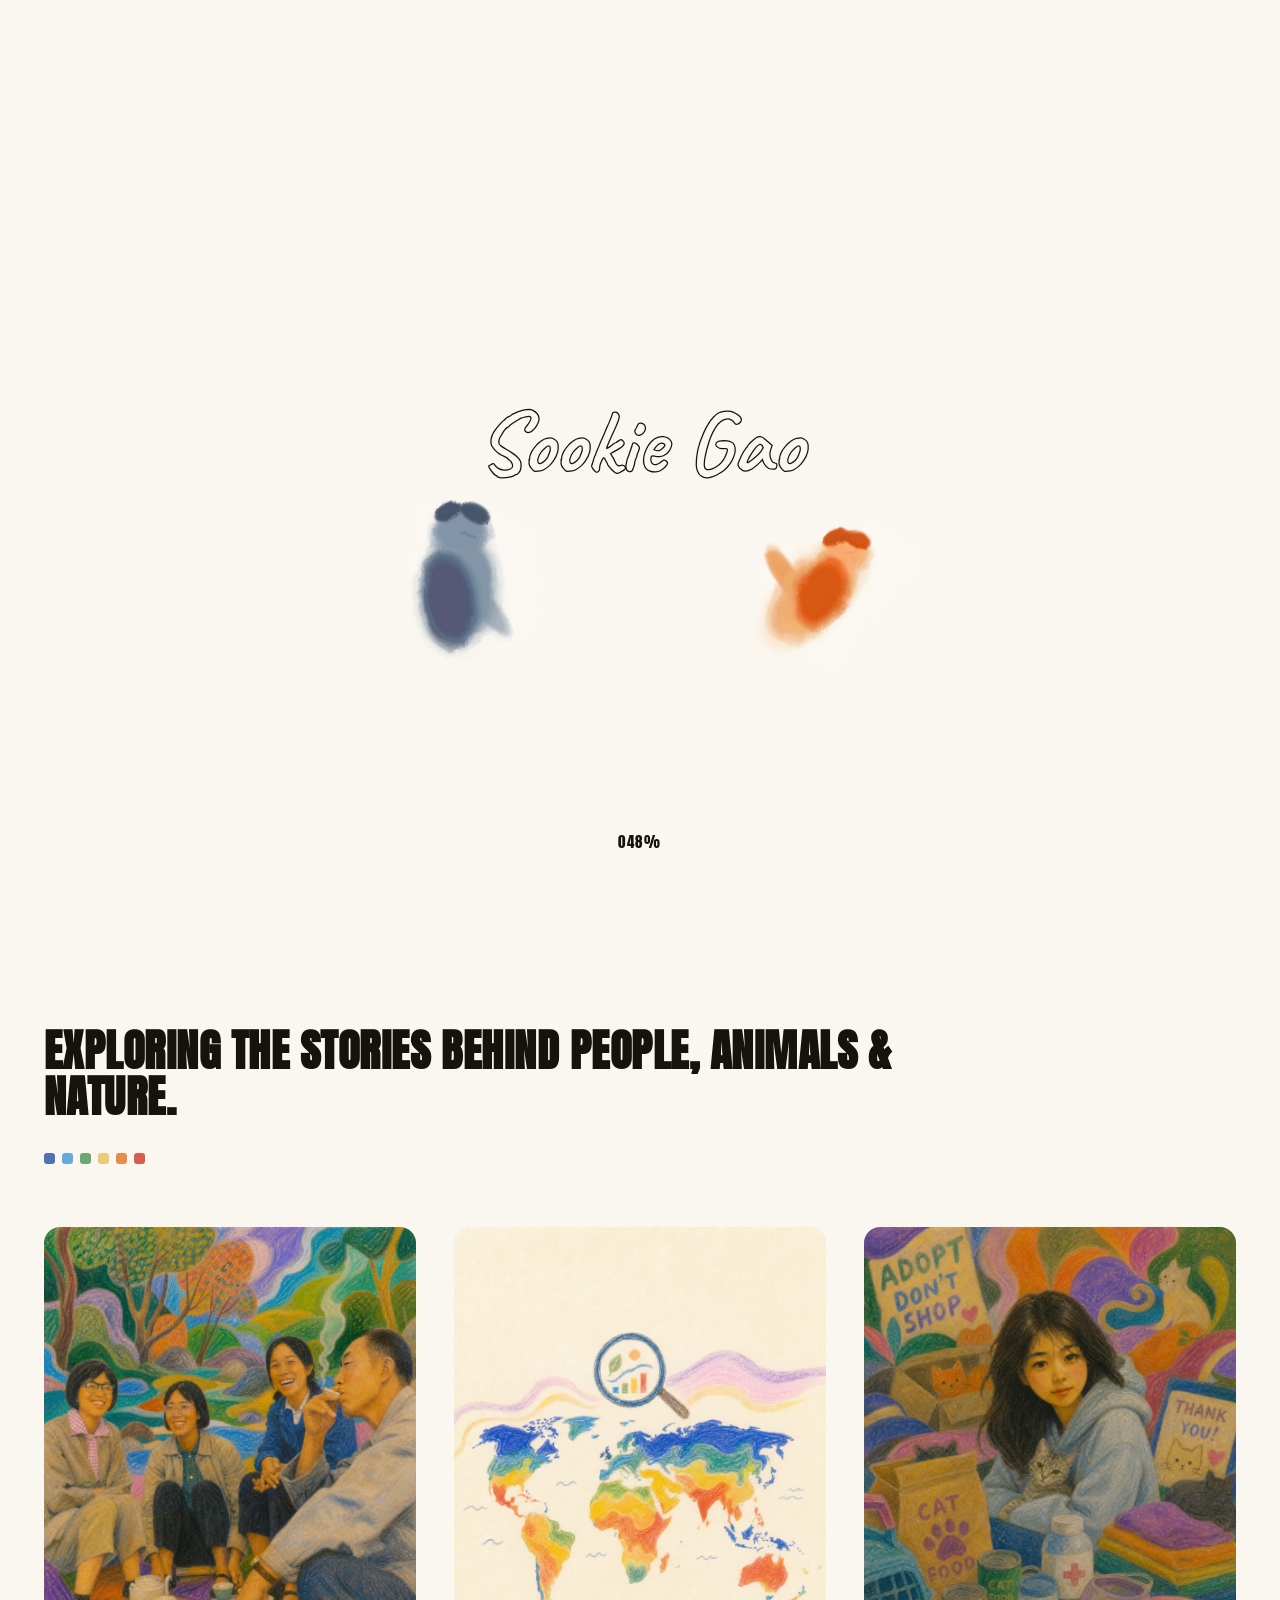
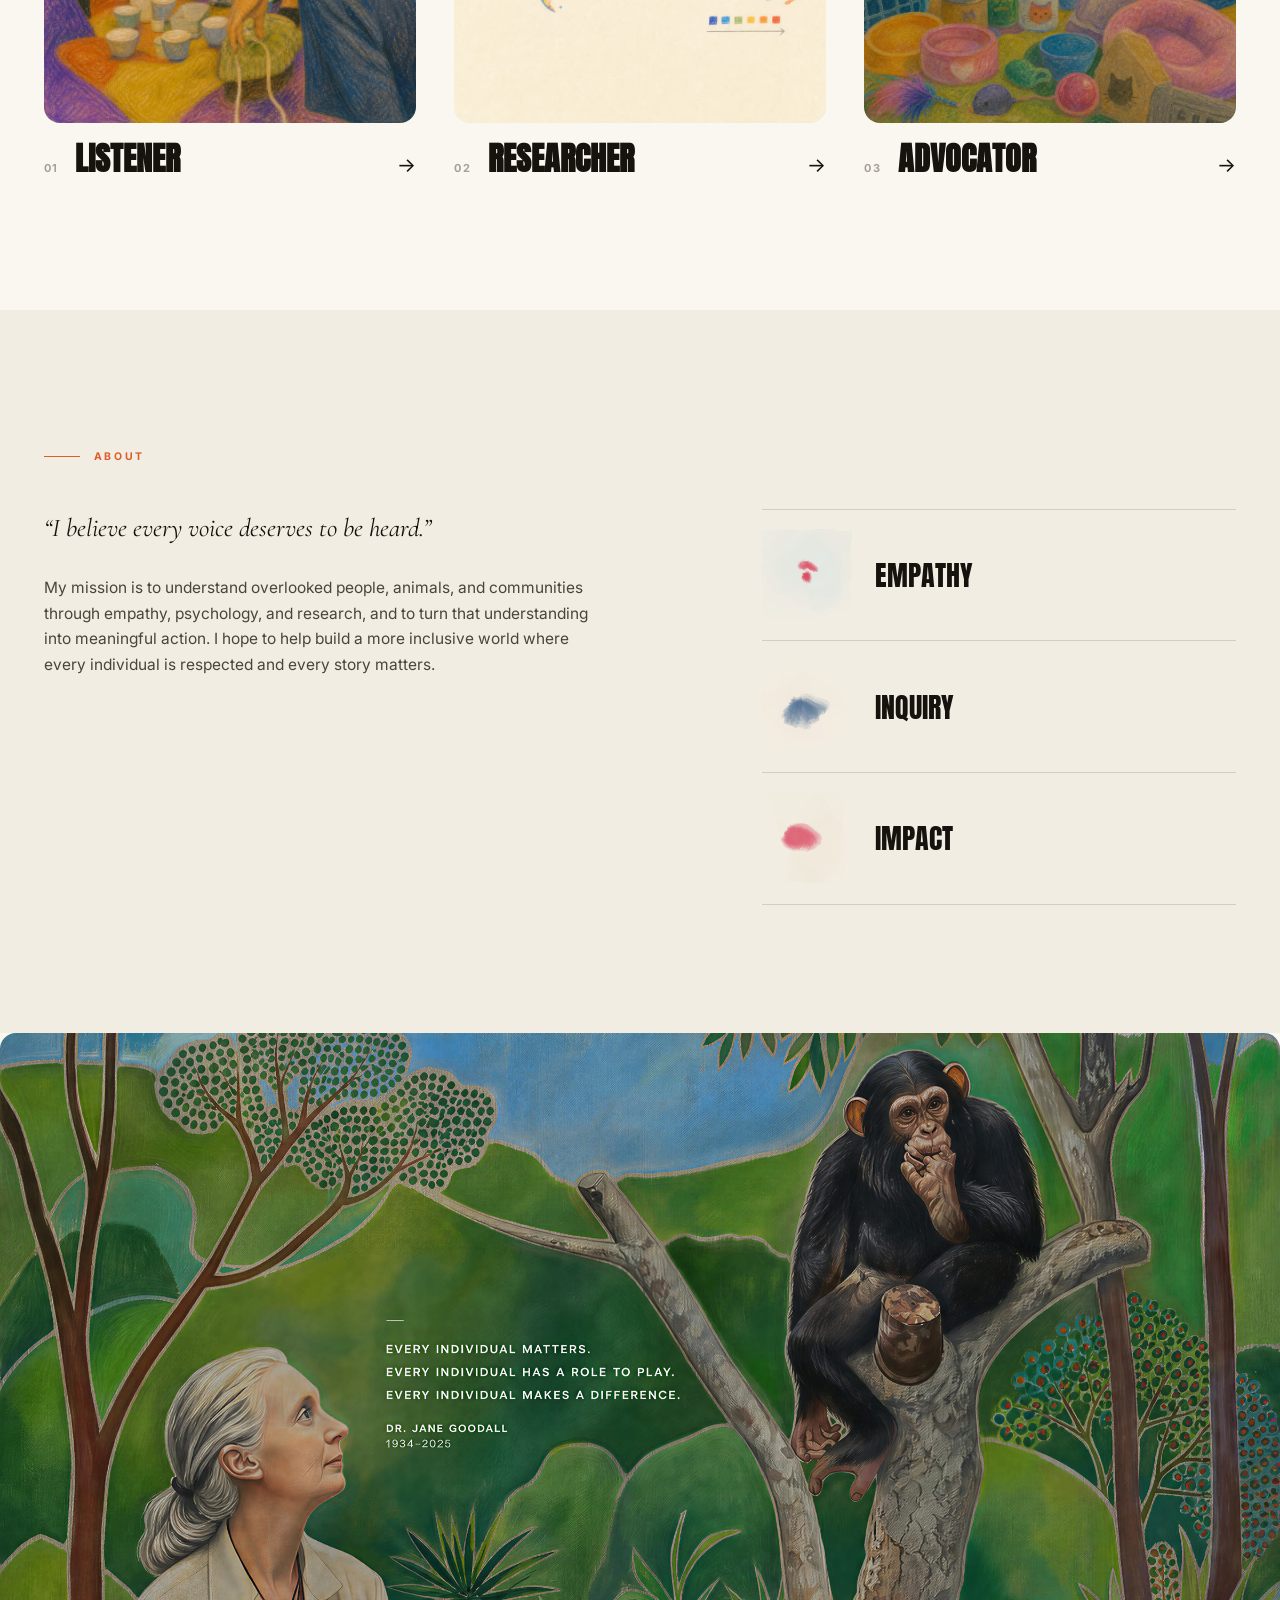
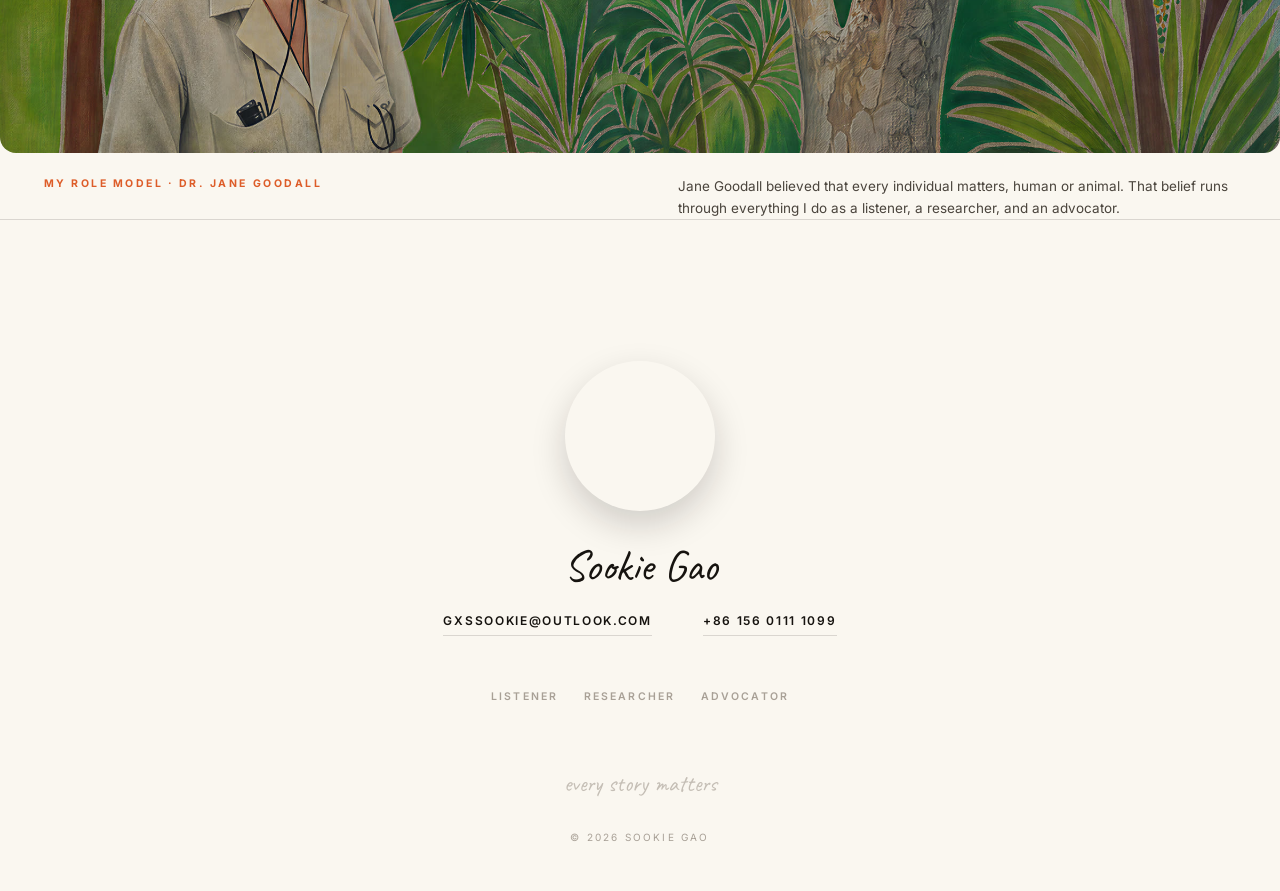
<file: index.html>
<!DOCTYPE html>
<html lang="en">
<head>
<meta charset="UTF-8">
<meta name="viewport" content="width=device-width, initial-scale=1.0">
<title>Sookie Gao · Listener · Researcher · Advocator</title>
<meta name="description" content="Sookie Gao. Exploring the stories behind people, animals, and nature.">
<link rel="icon" type="image/png" href="assets/img/favicon.png">
<link rel="preconnect" href="https://fonts.googleapis.com">
<link rel="preconnect" href="https://fonts.gstatic.com" crossorigin>
<link href="https://fonts.googleapis.com/css2?family=Anton&family=Inter:wght@400;500;600;700&family=Caveat:wght@400;600;700&family=Cormorant+Garamond:ital,wght@0,400;0,600;1,400;1,600&display=swap" rel="stylesheet">
<link rel="stylesheet" href="assets/css/main.css">
<link rel="preload" as="image" href="assets/img/hero-home.jpg">
</head>
<body>

<svg class="svg-defs" aria-hidden="true">
  <filter id="wcpaper">
    <feTurbulence type="fractalNoise" baseFrequency="0.04" numOctaves="4" result="n"/>
    <feDisplacementMap in="SourceGraphic" in2="n" scale="8"/>
    <feGaussianBlur stdDeviation="0.4"/>
  </filter>
</svg>

<!-- LOADER -->
<div id="loader" aria-hidden="true">
  <canvas class="loader-cats" data-wc="cats" data-once data-duo></canvas>
  <svg viewBox="0 0 640 210">
    <text class="sig-t" x="320" y="128" text-anchor="middle"><tspan style="animation-delay:0s">S</tspan><tspan style="animation-delay:.13s">o</tspan><tspan style="animation-delay:.26s">o</tspan><tspan style="animation-delay:.39s">k</tspan><tspan style="animation-delay:.52s">i</tspan><tspan style="animation-delay:.65s">e</tspan><tspan style="animation-delay:.78s">&#160;</tspan><tspan style="animation-delay:.86s">G</tspan><tspan style="animation-delay:1.0s">a</tspan><tspan style="animation-delay:1.14s">o</tspan></text>
  </svg>
  <div class="pct">000%</div>
</div>

<!-- NAV -->
<header class="nav on-hero">
  <a class="nav-logo" href="index.html">Sookie Gao</a>
  <div class="nav-cols">
    <nav class="nav-group" aria-label="Identities">
      <a href="listener.html">Listener</a>
      <a href="researcher.html">Researcher</a>
      <a href="advocator.html">Advocator</a>
    </nav>
    <nav class="nav-group" aria-label="Meta">
      <a href="#about">About</a>
      <a href="#contact">Contact</a>
    </nav>
  </div>
  <button class="nav-burger" aria-label="Menu"><span></span><span></span><span></span></button>
</header>

<div class="menu">
  <button class="menu-close">CLOSE ✕</button>
  <a class="menu-big" href="listener.html">Listener</a>
  <a class="menu-big" href="researcher.html">Researcher</a>
  <a class="menu-big" href="advocator.html">Advocator</a>
  <div class="menu-small">
    <a href="#about">About</a>
    <a href="#contact">Contact</a>
  </div>
</div>

<!-- HERO -->
<section class="hero">
  <video class="hero-img" poster="assets/img/hero-home.jpg" autoplay muted loop playsinline preload="auto" aria-label="Living crayon painting of Sookie Gao sitting in a colorful landscape with cats, butterflies, trees and a waterfall">
    <source src="assets/video/hero-home.mp4" type="video/mp4">
  </video>
  <h1 class="visually-hidden" style="position:absolute;width:1px;height:1px;overflow:hidden;clip:rect(0 0 0 0)">Sookie Gao</h1>
  <div class="hero-kicker">Scroll</div>
</section>

<!-- IDENTITIES -->
<main>
<section class="sec" id="identities">
  <h2 class="sec-title mid">Exploring the stories behind people, animals &amp; nature.</h2>
  <div class="crayon-dots" aria-hidden="true"><span></span><span></span><span></span><span></span><span></span><span></span></div>
  <div style="height:clamp(26px,3.4vw,46px)"></div>
  <div class="ids-grid" data-stagger>
    <a class="id-card reveal" href="listener.html">
      <div class="id-card-img reveal-img"><img src="assets/img/card-listener.jpg" alt="Crayon drawing — a family sharing tea and stories outdoors" loading="lazy"></div>
      <div class="id-card-meta"><span class="id-idx">01</span><h2 class="id-name">Listener</h2><span class="id-arrow">→</span></div>
    </a>
    <a class="id-card reveal" href="researcher.html">
      <div class="id-card-img reveal-img"><img src="assets/img/card-researcher.jpg" alt="Crayon drawing — a world map under a magnifying glass" loading="lazy"></div>
      <div class="id-card-meta"><span class="id-idx">02</span><h2 class="id-name">Researcher</h2><span class="id-arrow">→</span></div>
    </a>
    <a class="id-card reveal" href="advocator.html">
      <div class="id-card-img reveal-img"><img src="assets/img/card-advocator.jpg" alt="Crayon drawing — a girl caring for rescued cats" loading="lazy"></div>
      <div class="id-card-meta"><span class="id-idx">03</span><h2 class="id-name">Advocator</h2><span class="id-arrow">→</span></div>
    </a>
  </div>
</section>

<!-- ABOUT -->
<section class="sec dim" id="about">
  <span class="sec-label">About</span>
  <div class="about-grid">
    <div class="reveal">
      <p class="about-quote">“I believe every voice deserves to be heard.”</p>
      <p class="about-body">My mission is to understand overlooked people, animals, and communities through empathy, psychology, and research, and to turn that understanding into meaningful action. I hope to help build a more inclusive world where every individual is respected and every story matters.</p>
    </div>
    <div class="reveal">
      <div class="kw">
        <canvas data-wc-icon="heart" aria-hidden="true"></canvas>
        <div class="kw-word">Empathy</div>
      </div>
      <div class="kw">
        <canvas data-wc-icon="magnify" aria-hidden="true"></canvas>
        <div class="kw-word">Inquiry</div>
      </div>
      <div class="kw">
        <canvas data-wc-icon="megaphone" aria-hidden="true"></canvas>
        <div class="kw-word">Impact</div>
      </div>
    </div>
  </div>
</section>

<!-- JANE GOODALL TRIBUTE -->
<section class="tribute">
  <div class="reveal-img reveal"><img src="assets/img/goodall.jpg" alt="Painting of Dr. Jane Goodall looking up at a young chimpanzee — Every individual matters. Every individual has a role to play. Every individual makes a difference." loading="lazy"></div>
  <div class="tribute-cap">
    <span class="who">My role model · Dr. Jane Goodall</span>
    <p>Jane Goodall believed that every individual matters, human or animal. That belief runs through everything I do as a listener, a researcher, and an advocator.</p>
  </div>
</section>

<!-- CONTACT / FOOTER -->
<footer class="footer" id="contact">
  <div class="footer-cat-wrap"><video src="assets/video/sookie-cat.mp4" autoplay muted loop playsinline aria-label="Animation of Sookie petting a cat"></video></div>
  <div class="footer-sig">Sookie Gao</div>
  <div class="footer-contact">
    <a href="mailto:gxssookie@outlook.com">gxssookie@outlook.com</a>
    <a href="tel:+8615601111099">+86 156 0111 1099</a>
  </div>
  <div class="footer-links">
    <a href="listener.html">Listener</a>
    <a href="researcher.html">Researcher</a>
    <a href="advocator.html">Advocator</a>
  </div>
  <div class="footer-hand">every story matters</div>
  <div class="footer-fine">© 2026 Sookie Gao</div>
</footer>
</main>

<script src="assets/js/main.js"></script>
<script src="assets/js/watercolor.js"></script>
</body>
</html>
</file>
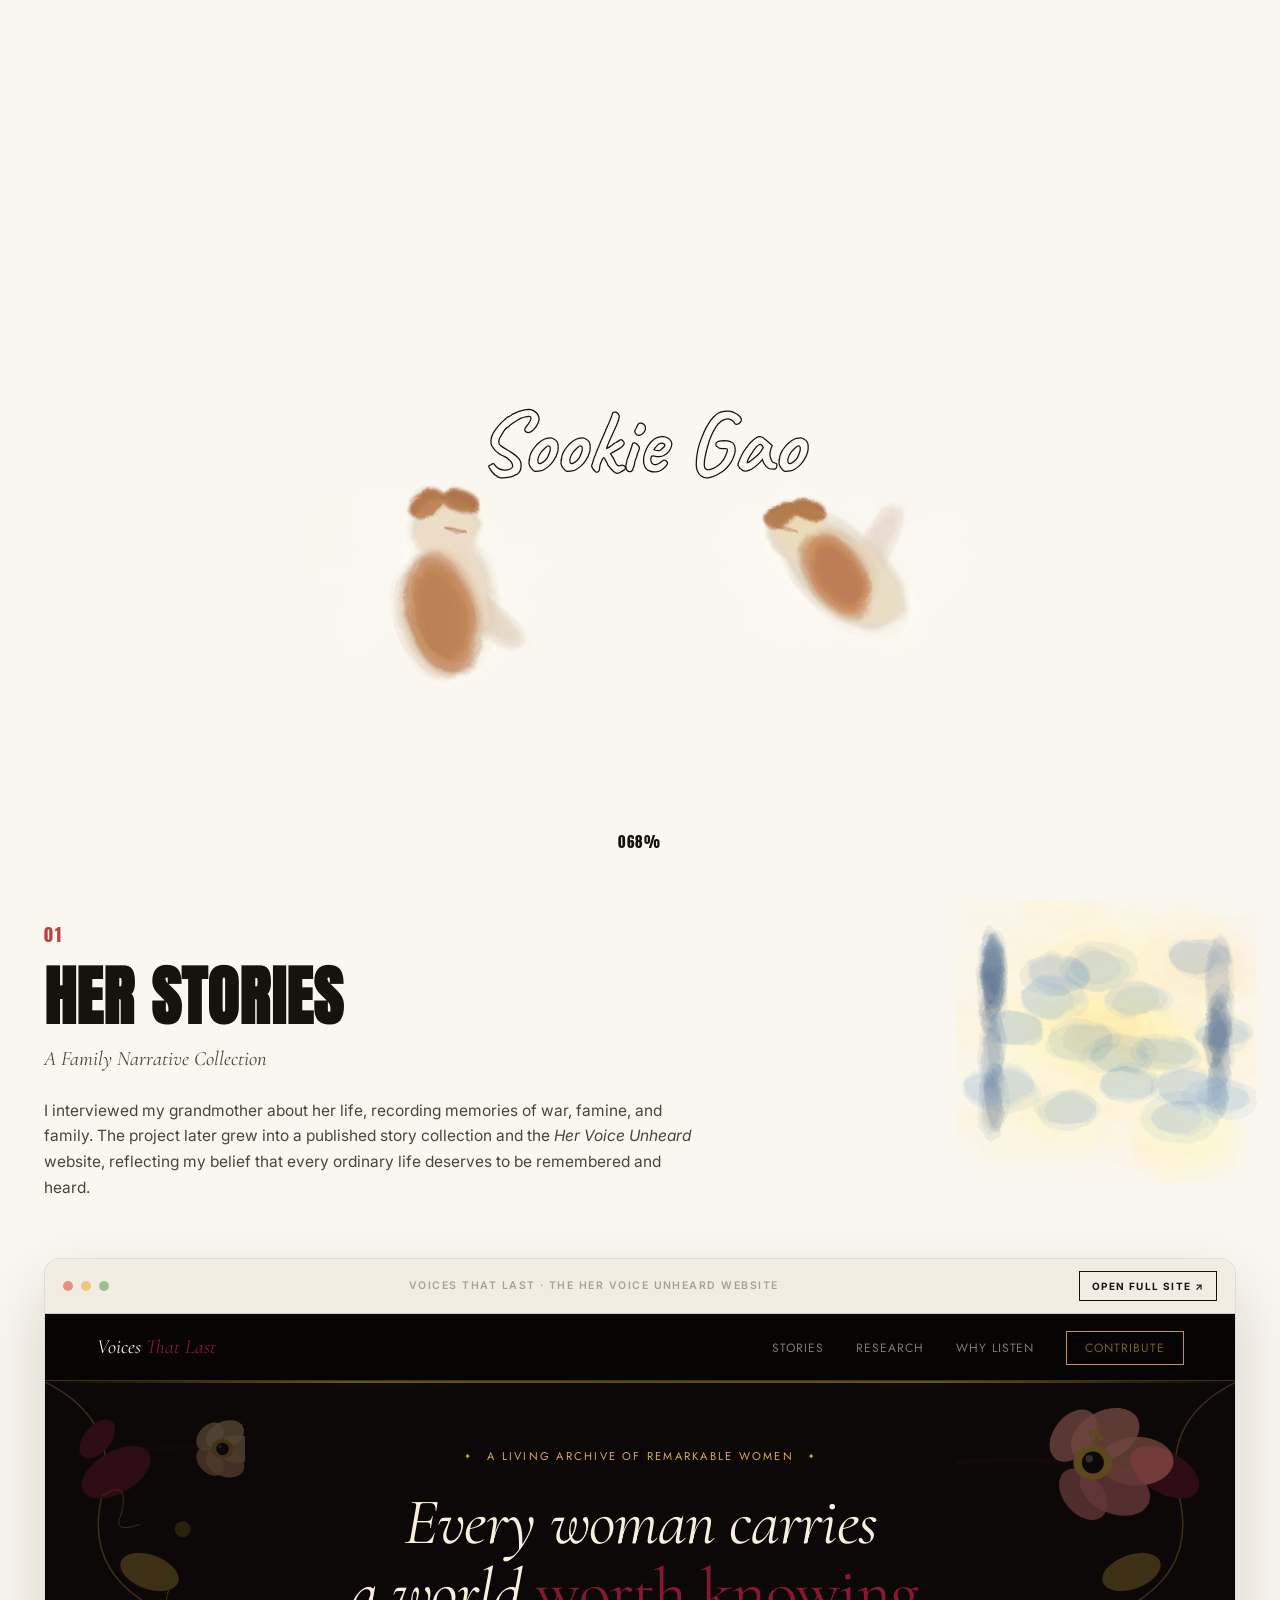
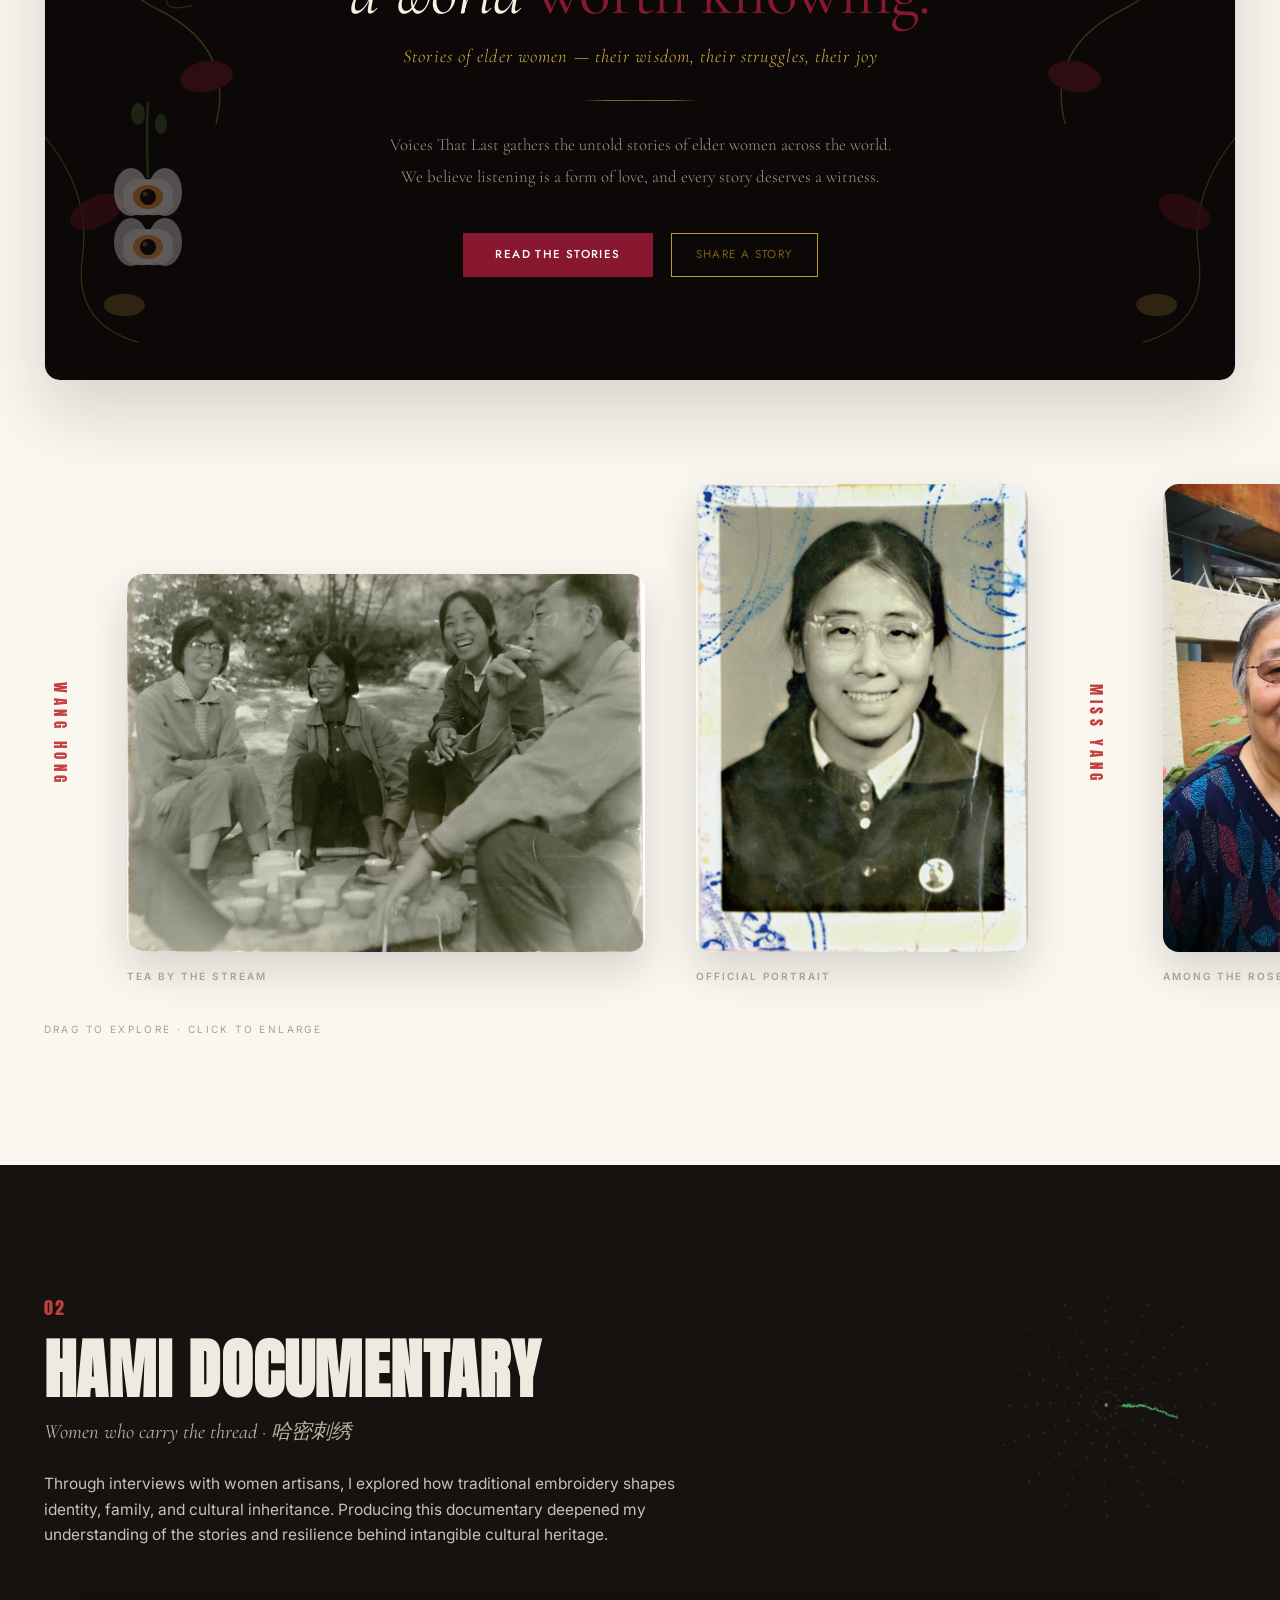
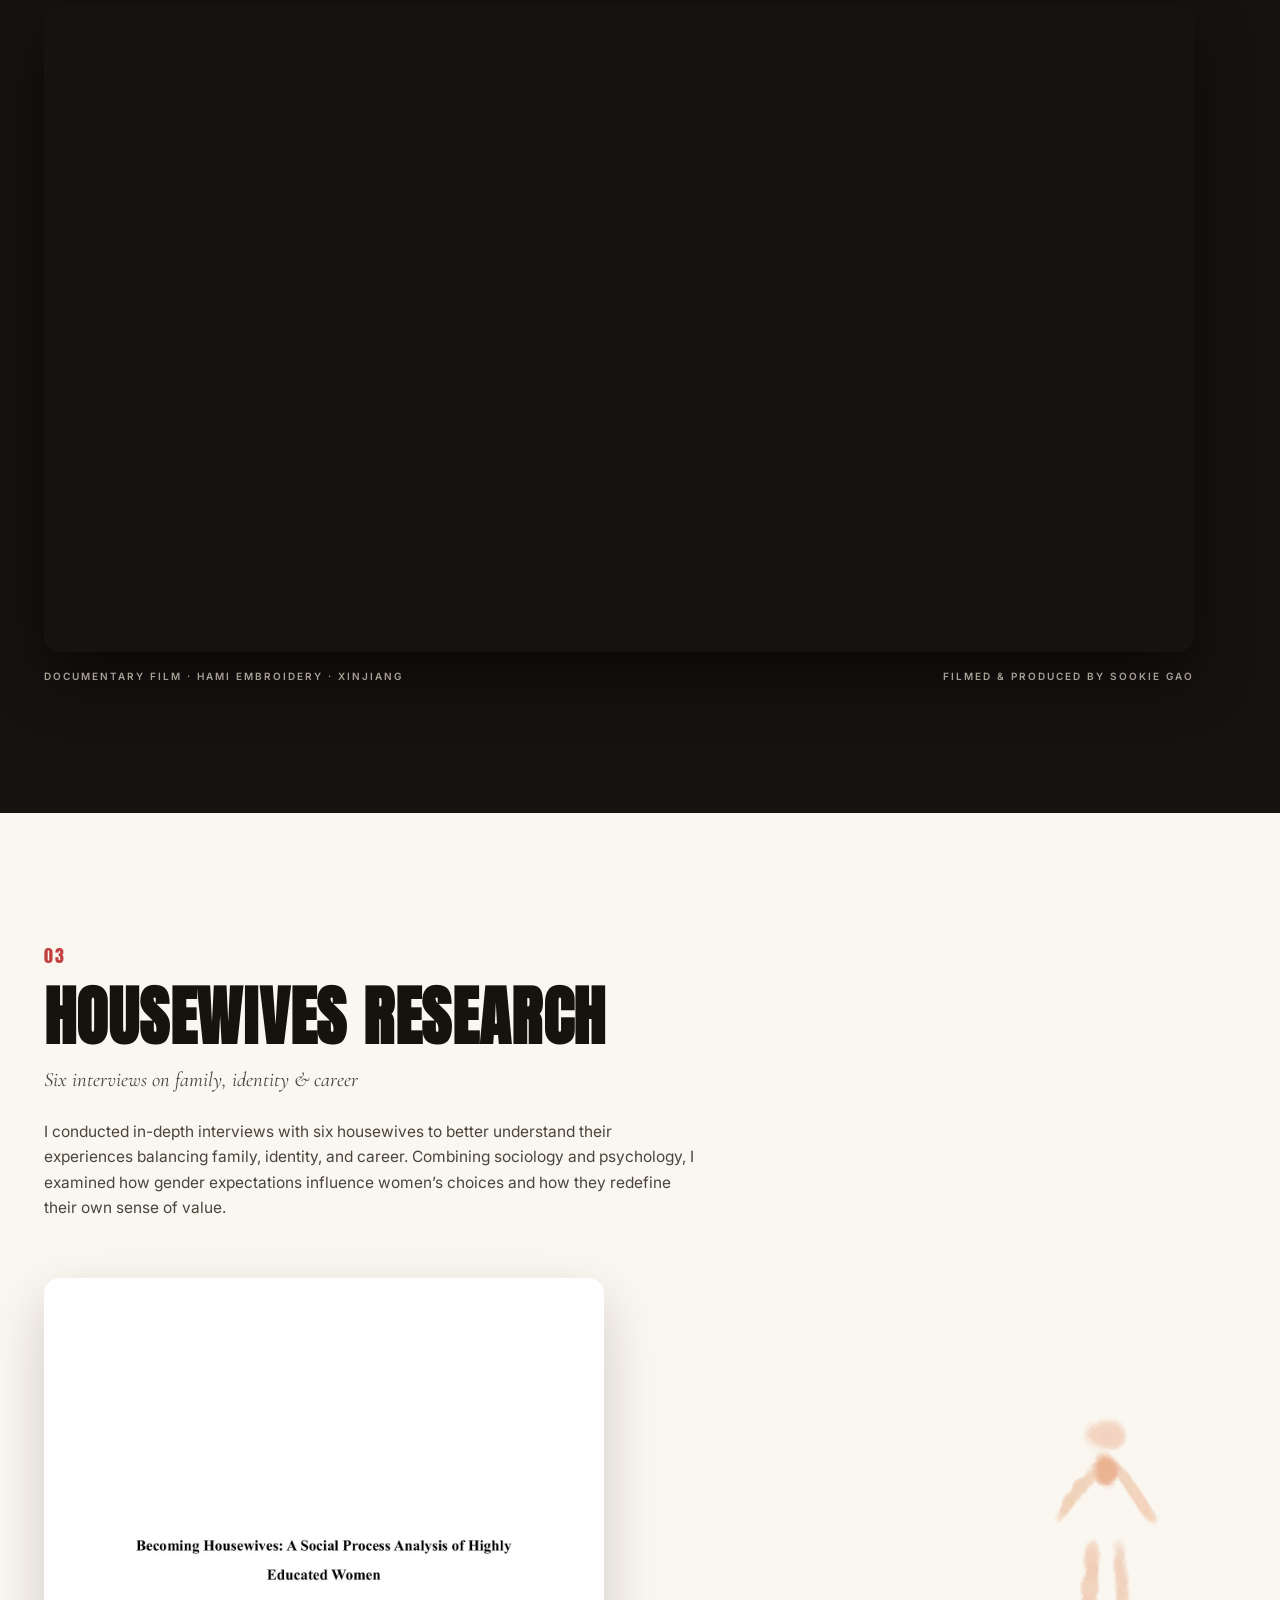
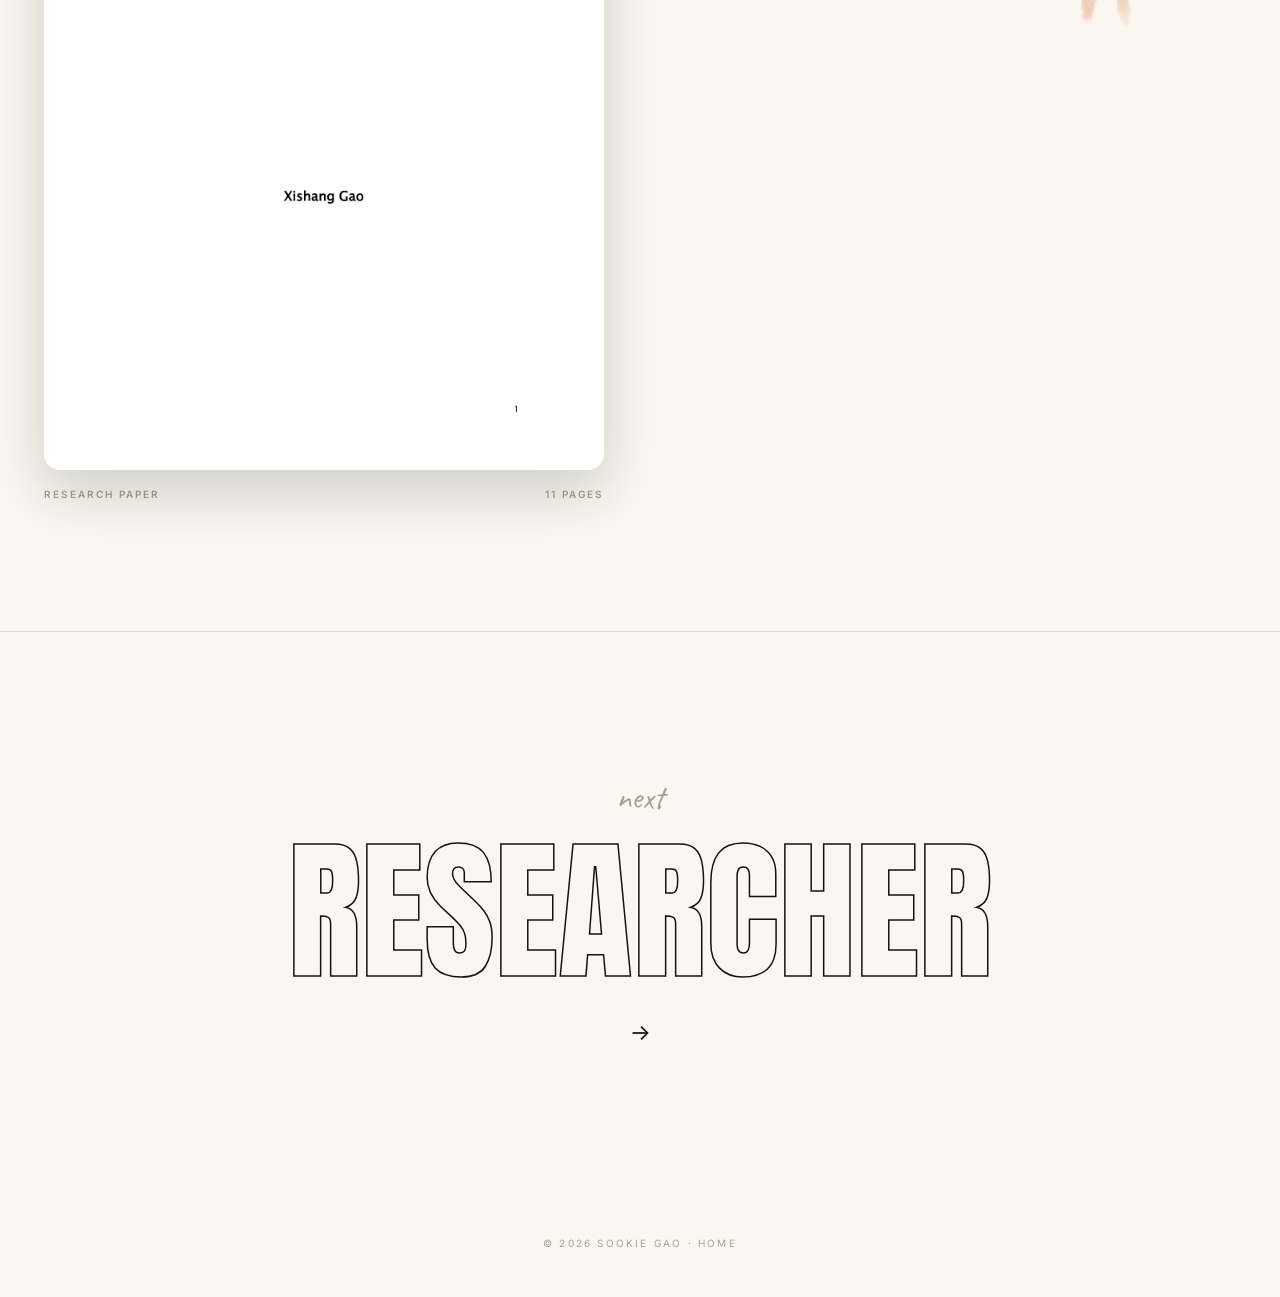
<file: listener.html>
<!DOCTYPE html>
<html lang="en">
<head>
<meta charset="UTF-8">
<meta name="viewport" content="width=device-width, initial-scale=1.0">
<title>Listener · Sookie Gao</title>
<meta name="description" content="Listener. Her Stories, the Hami embroidery documentary, and interviews with housewives.">
<link rel="icon" type="image/png" href="assets/img/favicon.png">
<link rel="preconnect" href="https://fonts.googleapis.com">
<link rel="preconnect" href="https://fonts.gstatic.com" crossorigin>
<link href="https://fonts.googleapis.com/css2?family=Anton&family=Inter:wght@400;500;600;700&family=Caveat:wght@400;600;700&family=Cormorant+Garamond:ital,wght@0,400;0,600;1,400;1,600&display=swap" rel="stylesheet">
<link rel="stylesheet" href="assets/css/main.css">
<link rel="preload" as="image" href="assets/img/banner-listener.jpg">
</head>
<body style="--accent:#C2403F">

<svg class="svg-defs" aria-hidden="true">
  <filter id="wcpaper">
    <feTurbulence type="fractalNoise" baseFrequency="0.04" numOctaves="4" result="n"/>
    <feDisplacementMap in="SourceGraphic" in2="n" scale="8"/>
    <feGaussianBlur stdDeviation="0.4"/>
  </filter>
</svg>

<div id="loader" aria-hidden="true">
  <canvas class="loader-cats" data-wc="cats" data-once data-duo></canvas>
  <svg viewBox="0 0 640 210">
    <text class="sig-t" x="320" y="128" text-anchor="middle"><tspan style="animation-delay:0s">S</tspan><tspan style="animation-delay:.13s">o</tspan><tspan style="animation-delay:.26s">o</tspan><tspan style="animation-delay:.39s">k</tspan><tspan style="animation-delay:.52s">i</tspan><tspan style="animation-delay:.65s">e</tspan><tspan style="animation-delay:.78s">&#160;</tspan><tspan style="animation-delay:.86s">G</tspan><tspan style="animation-delay:1.0s">a</tspan><tspan style="animation-delay:1.14s">o</tspan></text>
  </svg>
  <div class="pct">000%</div>
</div>

<header class="nav on-hero">
  <a class="nav-logo" href="index.html">Sookie Gao</a>
  <div class="nav-cols">
    <nav class="nav-group" aria-label="Identities">
      <a href="listener.html" class="active">Listener</a>
      <a href="researcher.html">Researcher</a>
      <a href="advocator.html">Advocator</a>
    </nav>
    <nav class="nav-group" aria-label="Meta">
      <a href="index.html#about">About</a>
      <a href="index.html#contact">Contact</a>
    </nav>
  </div>
  <button class="nav-burger" aria-label="Menu"><span></span><span></span><span></span></button>
</header>

<div class="menu">
  <button class="menu-close">CLOSE ✕</button>
  <a class="menu-big" href="listener.html">Listener</a>
  <a class="menu-big dim" href="researcher.html">Researcher</a>
  <a class="menu-big dim" href="advocator.html">Advocator</a>
  <div class="menu-small">
    <a href="index.html">Home</a>
    <a href="index.html#about">About</a>
    <a href="index.html#contact">Contact</a>
  </div>
</div>

<section class="hero short">
  <img class="hero-img" src="assets/img/banner-listener.jpg" alt="Crayon painting of a Hami embroidery artisan among bright textiles">
  <div class="hero-side left"><span>Identity 01</span></div>
  <h1 class="hero-title giant">Listener</h1>
  <div class="hero-side right"><span>3<span class="dash"></span>Projects</span></div>
  <div class="hero-kicker">Scroll</div>
</section>

<main>
<!-- 01 · HER STORIES -->
<section class="sec sec-rel" id="her-stories">
    <header class="proj-head">
    <span class="proj-idx">01</span>
    <h2 class="proj-title">Her Stories</h2>
    <p class="proj-sub">A Family Narrative Collection</p>
    <p class="proj-desc">I interviewed my grandmother about her life, recording memories of war, famine, and family. The project later grew into a published story collection and the <em>Her Voice Unheard</em> website, reflecting my belief that every ordinary life deserves to be remembered and heard.</p>
  </header>
  <canvas class="wc-art tr" data-wc="book" aria-hidden="true"></canvas>

  <div class="site-embed reveal">
    <div class="site-chrome">
      <span class="dot"></span><span class="dot"></span><span class="dot"></span>
      <span class="site-url">Voices That Last · the Her Voice Unheard website</span>
      <a class="site-open" href="herstories/index.html" target="_blank" rel="noopener">Open full site ↗</a>
    </div>
    <iframe src="herstories/index.html" title="Her Voice Unheard · story collection website" loading="lazy"></iframe>
  </div>

  <div class="hgal-wrap mt-lg reveal">
    <div class="hgal" data-stagger>
      <span class="group-tag">Wang Hong</span>
      <figure><img src="assets/img/hs-wh-3.jpg" data-lb="hs" data-cap="Wang Hong · tea by the stream, with colleagues" alt="Black and white photo of friends having tea outdoors" loading="lazy"><figcaption>Tea by the stream</figcaption></figure>
      <figure><img class="tallphoto" src="assets/img/hs-rec-3.jpg" data-lb="hs" data-cap="Wang Hong · official portrait" alt="Stamped black and white studio portrait" loading="lazy"><figcaption>Official portrait</figcaption></figure>
      <span class="group-tag">Miss Yang</span>
      <figure><img class="tallphoto" src="assets/img/hs-wh-2.jpg" data-lb="hs" data-cap="Miss Yang · among the roses" alt="Miss Yang smiling beside roses" loading="lazy"><figcaption>Among the roses</figcaption></figure>
      <figure><img class="tallphoto" src="assets/img/hs-wh-1.jpg" data-lb="hs" data-cap="Miss Yang · at home in Beijing" alt="Photograph of Miss Yang at home" loading="lazy"><figcaption>At home</figcaption></figure>
      <figure><img src="assets/img/hs-yang-lake.jpg" data-lb="hs" data-cap="Miss Yang · by the lake with her husband, 1960s" alt="Young couple sitting by a lake, 1960s" loading="lazy"><figcaption>By the lake · 1960s</figcaption></figure>
      <span class="group-tag">Miss Li</span>
      <figure><img class="tallphoto" src="assets/img/hs-li-1.jpg" data-lb="hs" data-cap="Miss Li · girlhood portrait" alt="Black and white girlhood portrait" loading="lazy"><figcaption>Girlhood portrait</figcaption></figure>
      <figure><img class="tallphoto" src="assets/img/hs-li-2.jpg" data-lb="hs" data-cap="Miss Li · with her children" alt="Black and white photo of a mother with two children" loading="lazy"><figcaption>With her children</figcaption></figure>
      <figure><img src="assets/img/hs-li-3.jpg" data-lb="hs" data-cap="Miss Li · return to the mountains" alt="Woman sitting on a mountainside" loading="lazy"><figcaption>Return to the mountains</figcaption></figure>
      <span class="group-tag">Album</span>
      <figure><img class="tallphoto" src="assets/img/hs-rec-1.jpg" data-lb="hs" data-cap="Family album · childhood" alt="Old photo of a small child in a courtyard" loading="lazy"><figcaption>Childhood</figcaption></figure>
      <figure><img src="assets/img/hs-rec-2.jpg" data-lb="hs" data-cap="Family album · by the water" alt="Three people standing by the water" loading="lazy"><figcaption>By the water</figcaption></figure>
    </div>
    <div class="hgal-hint" style="padding:0 var(--pad)">Drag to explore · click to enlarge</div>
  </div>
</section>

<!-- 02 · HAMI DOCUMENTARY -->
<section class="sec dark sec-rel" id="hami">
    <header class="proj-head">
    <span class="proj-idx">02</span>
    <h2 class="proj-title">Hami Documentary</h2>
    <p class="proj-sub">Women who carry the thread · 哈密刺绣</p>
    <p class="proj-desc">Through interviews with women artisans, I explored how traditional embroidery shapes identity, family, and cultural inheritance. Producing this documentary deepened my understanding of the stories and resilience behind intangible cultural heritage.</p>
  </header>
  <canvas class="wc-art tr" data-wc="embroidery" aria-hidden="true"></canvas>
  <div class="film-embed reveal">
    <iframe src="https://player.bilibili.com/player.html?isOutside=true&amp;bvid=BV1QmTc6yEzE&amp;page=1&amp;autoplay=0&amp;danmaku=0" title="Hami Embroidery documentary" allowfullscreen scrolling="no"></iframe>
  </div>
  <div class="film-cap" style="max-width:1150px"><span>Documentary film · Hami embroidery · Xinjiang</span><span>Filmed &amp; produced by Sookie Gao</span></div>
</section>

<!-- 03 · HOUSEWIVES RESEARCH -->
<section class="sec sec-rel" id="housewives">
    <header class="proj-head">
    <span class="proj-idx">03</span>
    <h2 class="proj-title">Housewives Research</h2>
    <p class="proj-sub">Six interviews on family, identity &amp; career</p>
    <p class="proj-desc">I conducted in-depth interviews with six housewives to better understand their experiences balancing family, identity, and career. Combining sociology and psychology, I examined how gender expectations influence women’s choices and how they redefine their own sense of value.</p>
  </header>
  <canvas class="wc-art cr" data-wc="girl" aria-hidden="true"></canvas>
  <div class="doc-row">
    <div class="doc reveal" style="max-width:560px" data-src="assets/docs/housewives/page" data-pages="11" data-title="Housewives Research · Interview Study">
      <button class="doc-cover" aria-label="Read the research paper fullscreen">
        <img src="assets/docs/housewives/page-01.jpg" alt="Cover page of the housewives interview study" loading="lazy">
        <span class="doc-veil"><span class="doc-btn">Read fullscreen</span></span>
      </button>
      <div class="doc-meta"><span>Research paper</span><span>11 pages</span></div>
    </div>
  </div>
</section>
</main>

<a class="next-sec" href="researcher.html">
  <span class="next-hand">next</span>
  <span class="next-name">Researcher</span>
  <span class="next-arrow">→</span>
</a>
<footer class="footer" style="padding-top:46px;border-top:none">
  <div class="footer-fine">© 2026 Sookie Gao · <a href="index.html">Home</a></div>
</footer>

<script src="assets/js/main.js"></script>
<script src="assets/js/watercolor.js"></script>
</body>
</html>
</file>
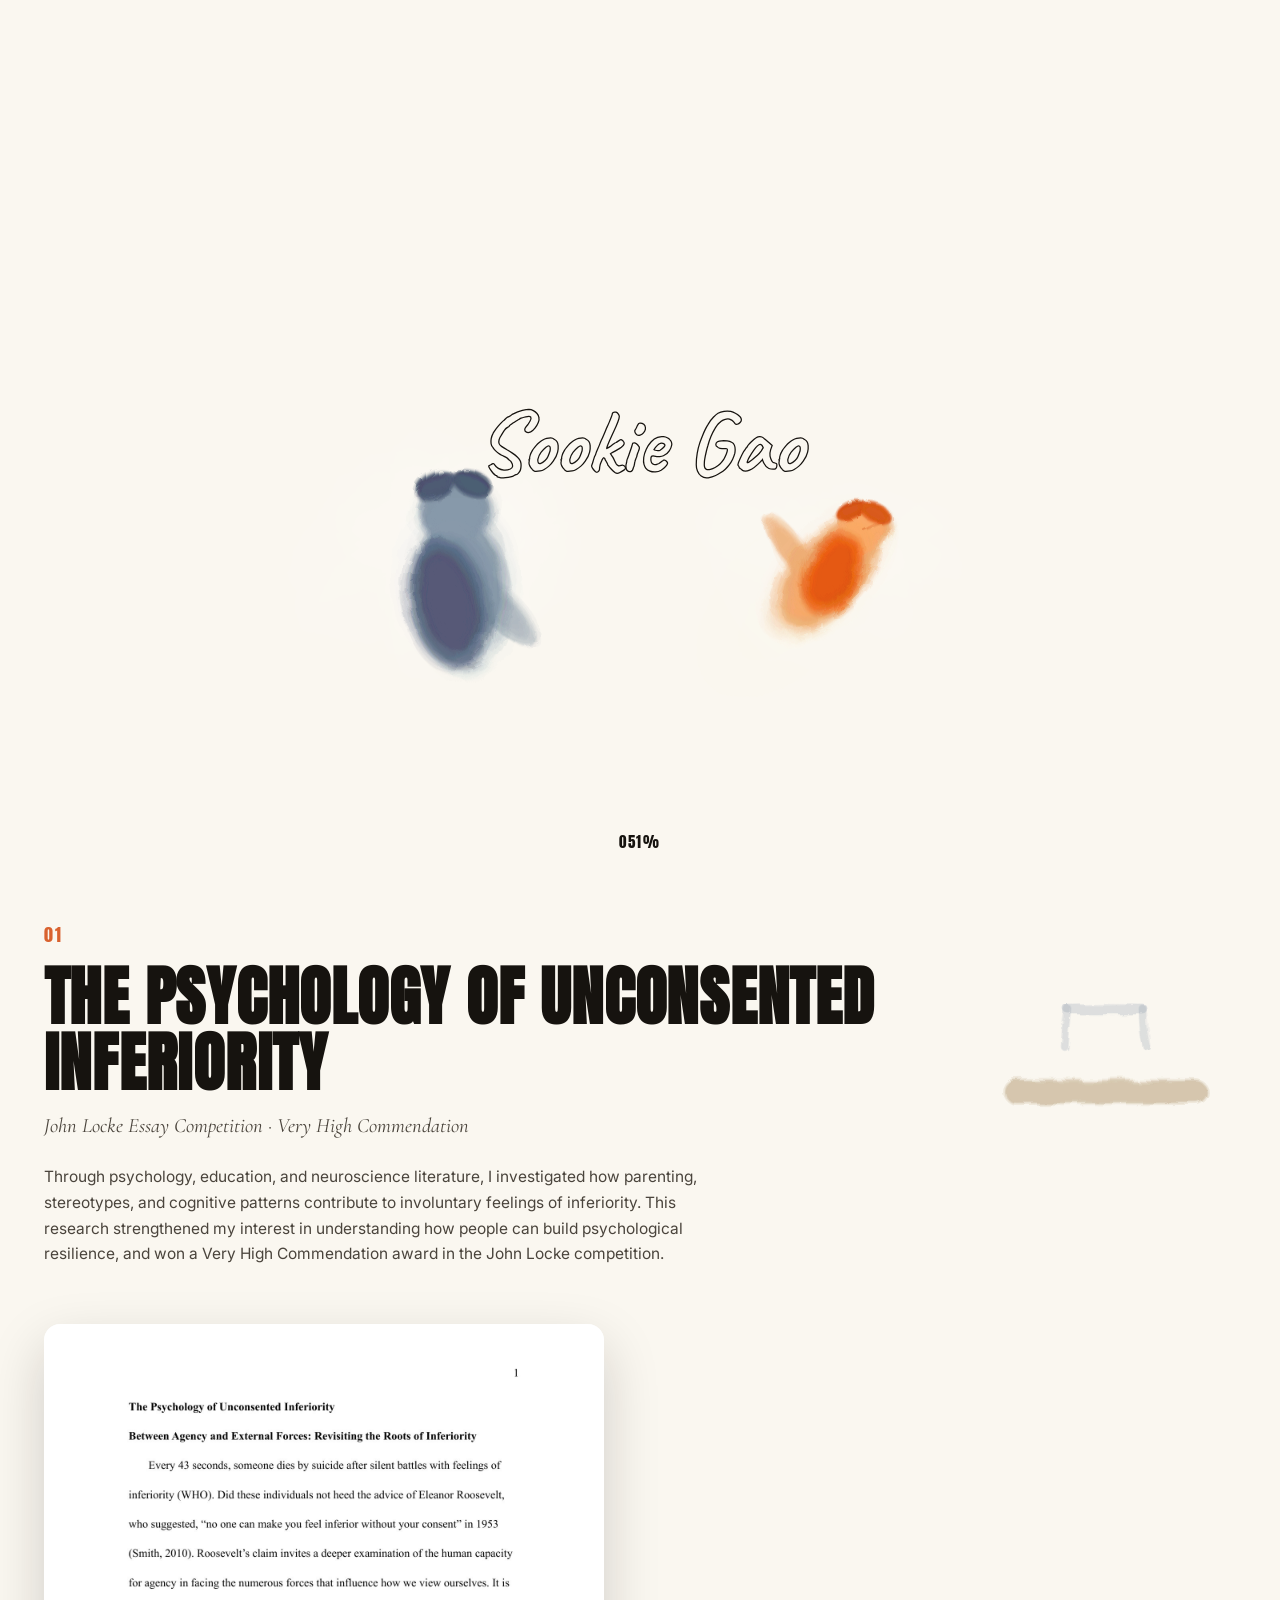
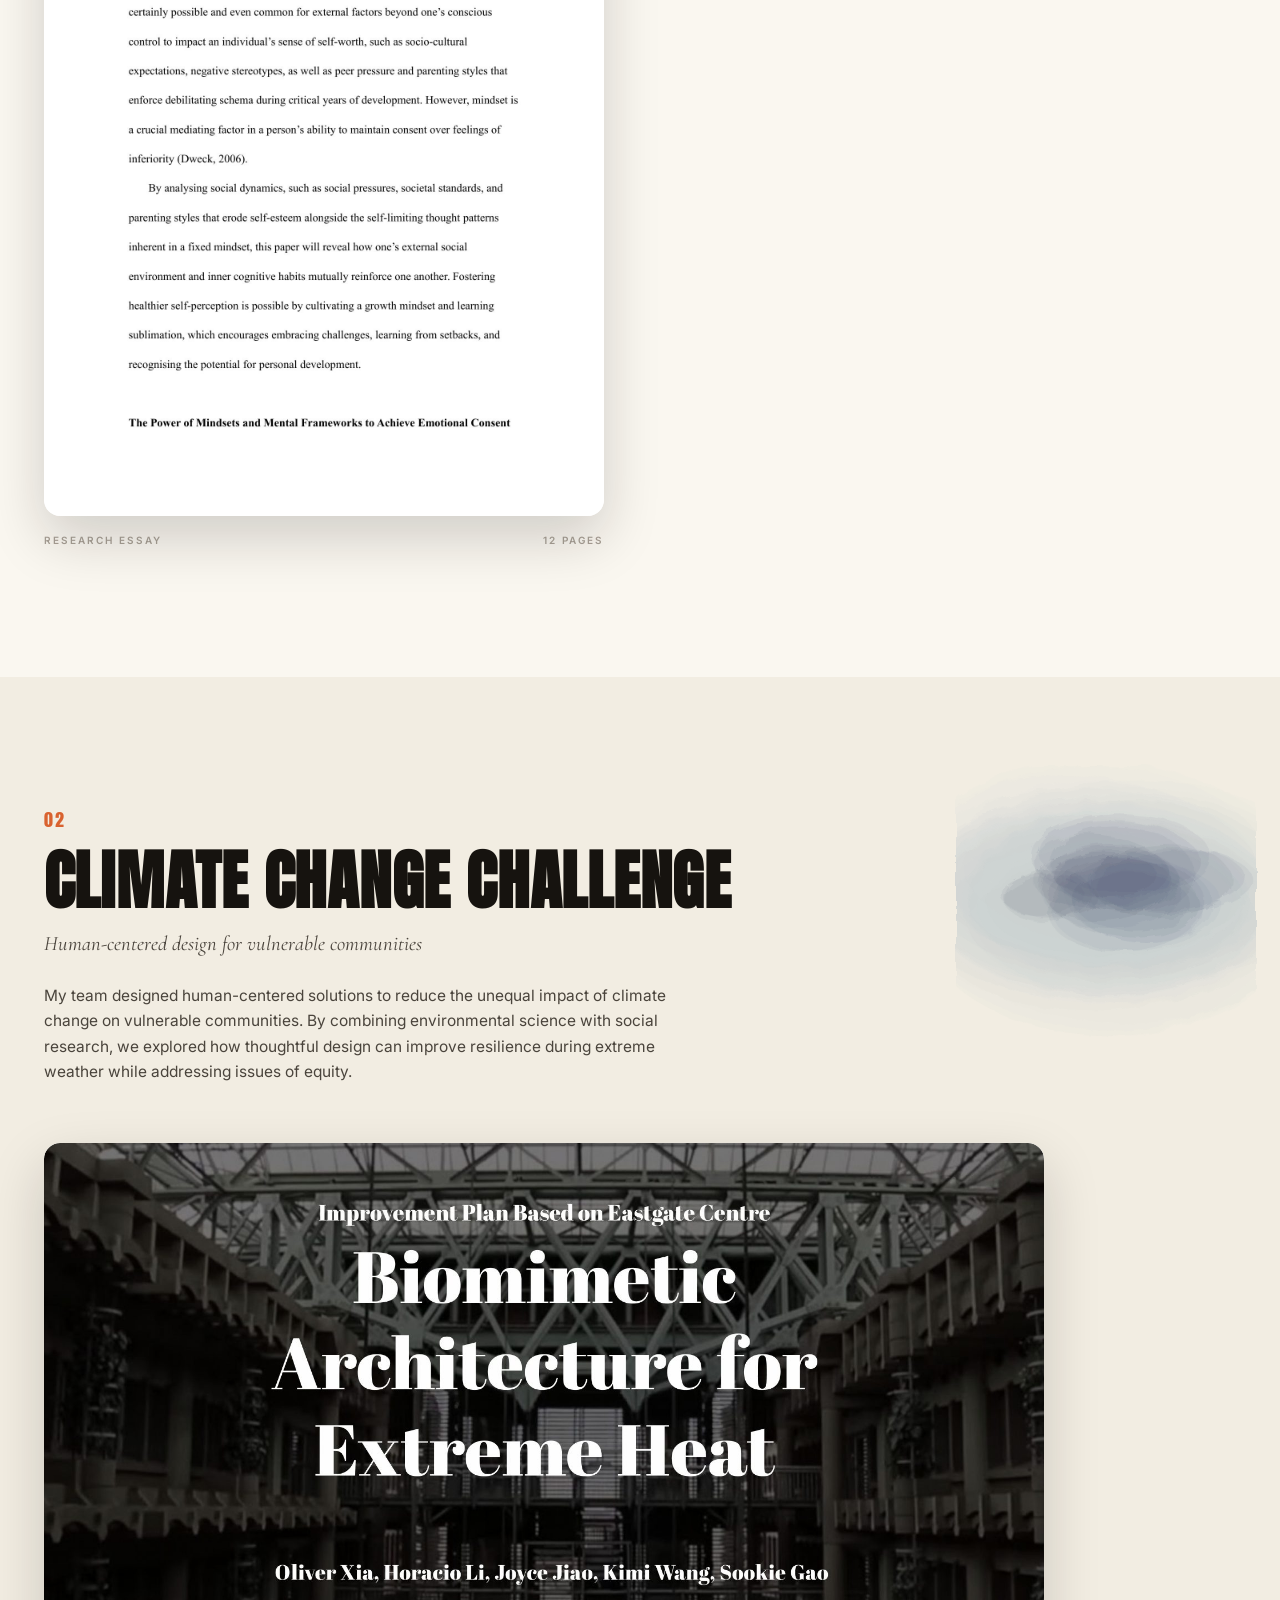
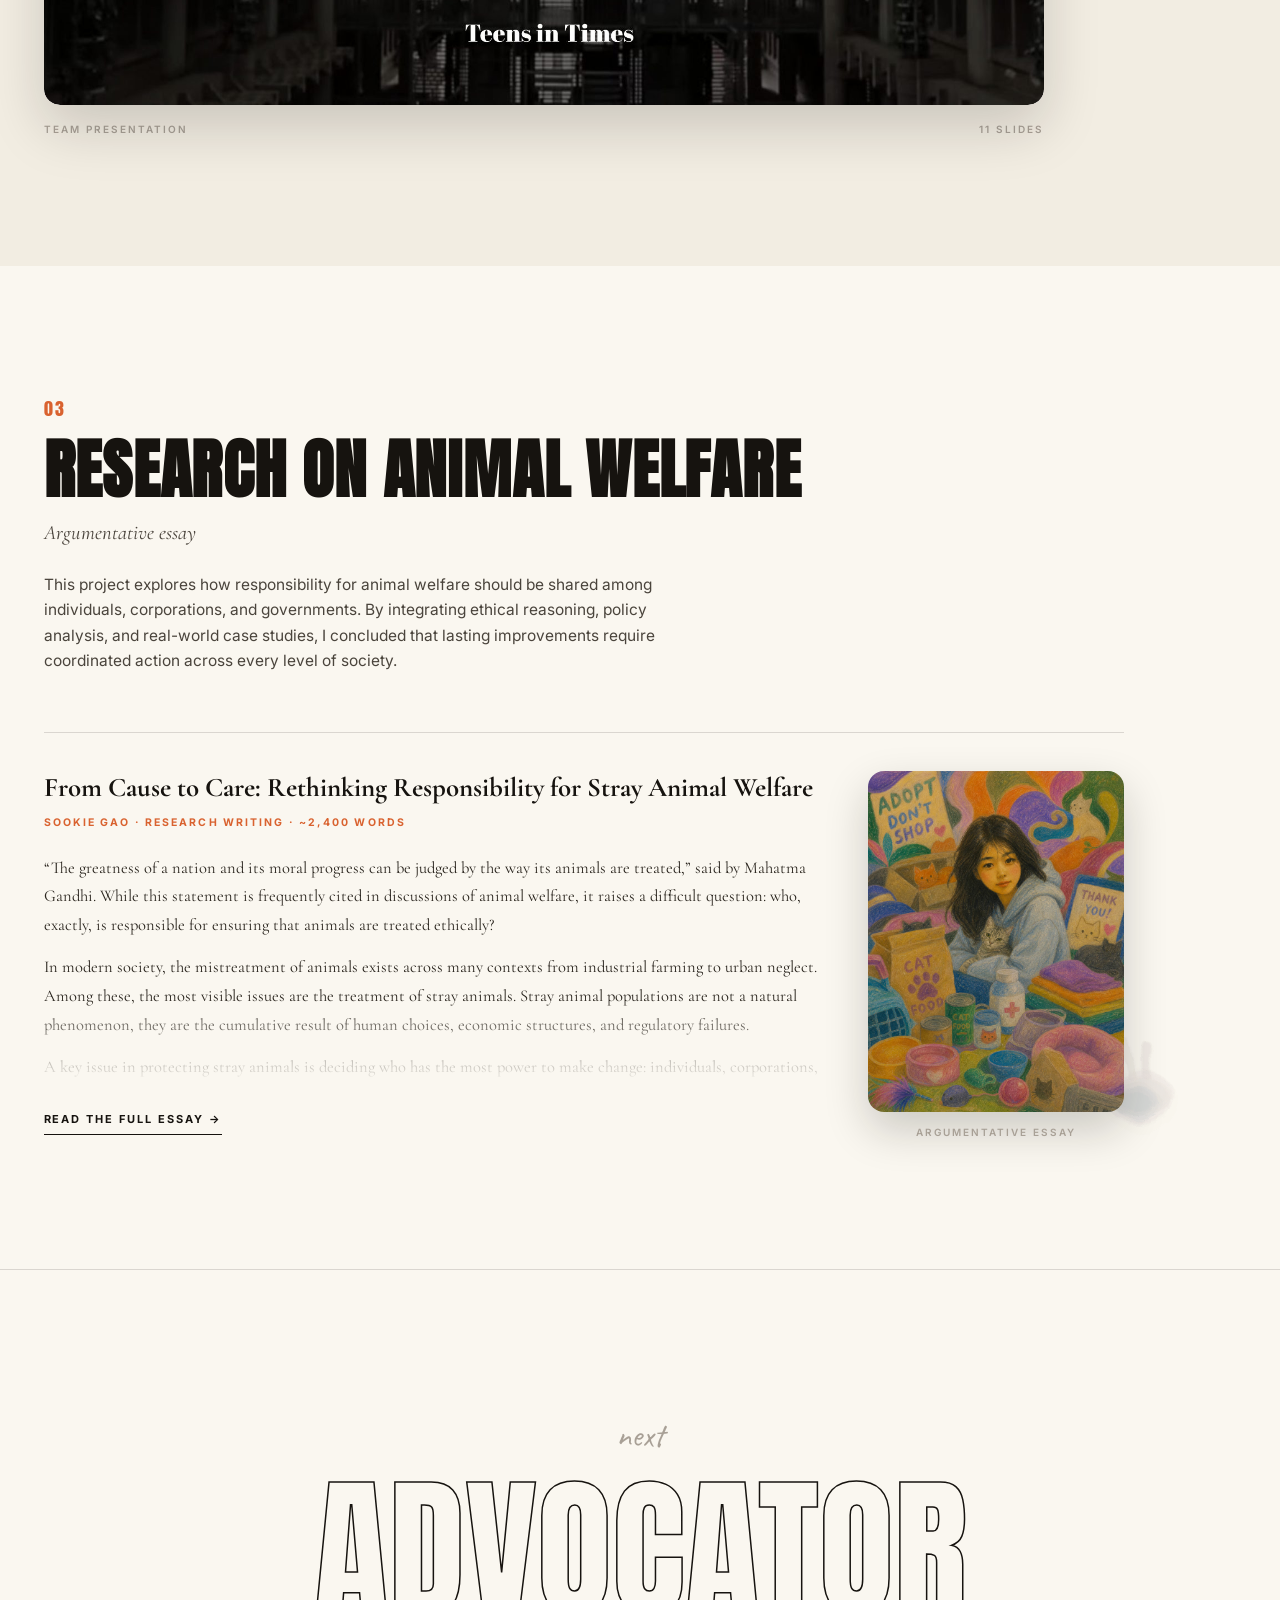
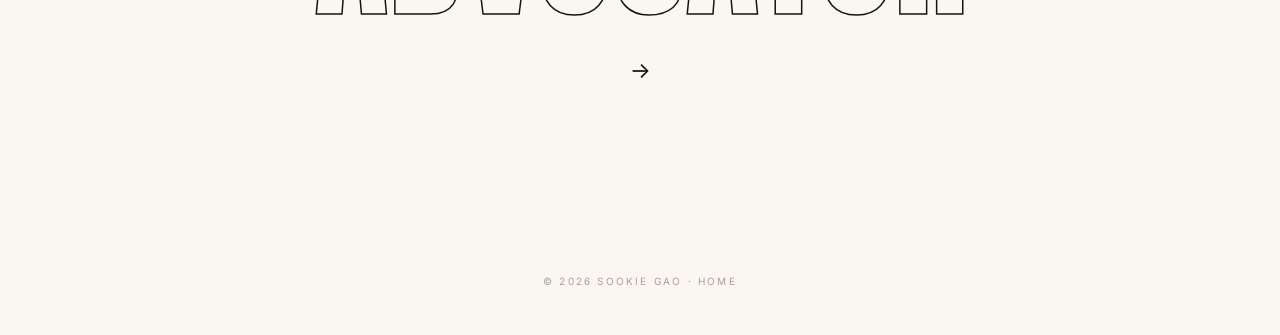
<file: researcher.html>
<!DOCTYPE html>
<html lang="en">
<head>
<meta charset="UTF-8">
<meta name="viewport" content="width=device-width, initial-scale=1.0">
<title>Researcher · Sookie Gao</title>
<meta name="description" content="Researcher. The psychology of unconsented inferiority, the climate change challenge, and animal welfare ethics.">
<link rel="icon" type="image/png" href="assets/img/favicon.png">
<link rel="preconnect" href="https://fonts.googleapis.com">
<link rel="preconnect" href="https://fonts.gstatic.com" crossorigin>
<link href="https://fonts.googleapis.com/css2?family=Anton&family=Inter:wght@400;500;600;700&family=Caveat:wght@400;600;700&family=Cormorant+Garamond:ital,wght@0,400;0,600;1,400;1,600&display=swap" rel="stylesheet">
<link rel="stylesheet" href="assets/css/main.css">
<link rel="preload" as="image" href="assets/img/banner-researcher.jpg">
</head>
<body style="--accent:#D9622F">

<svg class="svg-defs" aria-hidden="true">
  <filter id="wcpaper">
    <feTurbulence type="fractalNoise" baseFrequency="0.04" numOctaves="4" result="n"/>
    <feDisplacementMap in="SourceGraphic" in2="n" scale="8"/>
    <feGaussianBlur stdDeviation="0.4"/>
  </filter>
</svg>

<div id="loader" aria-hidden="true">
  <canvas class="loader-cats" data-wc="cats" data-once data-duo></canvas>
  <svg viewBox="0 0 640 210">
    <text class="sig-t" x="320" y="128" text-anchor="middle"><tspan style="animation-delay:0s">S</tspan><tspan style="animation-delay:.13s">o</tspan><tspan style="animation-delay:.26s">o</tspan><tspan style="animation-delay:.39s">k</tspan><tspan style="animation-delay:.52s">i</tspan><tspan style="animation-delay:.65s">e</tspan><tspan style="animation-delay:.78s">&#160;</tspan><tspan style="animation-delay:.86s">G</tspan><tspan style="animation-delay:1.0s">a</tspan><tspan style="animation-delay:1.14s">o</tspan></text>
  </svg>
  <div class="pct">000%</div>
</div>

<header class="nav on-hero">
  <a class="nav-logo" href="index.html">Sookie Gao</a>
  <div class="nav-cols">
    <nav class="nav-group" aria-label="Identities">
      <a href="listener.html">Listener</a>
      <a href="researcher.html" class="active">Researcher</a>
      <a href="advocator.html">Advocator</a>
    </nav>
    <nav class="nav-group" aria-label="Meta">
      <a href="index.html#about">About</a>
      <a href="index.html#contact">Contact</a>
    </nav>
  </div>
  <button class="nav-burger" aria-label="Menu"><span></span><span></span><span></span></button>
</header>

<div class="menu">
  <button class="menu-close">CLOSE ✕</button>
  <a class="menu-big dim" href="listener.html">Listener</a>
  <a class="menu-big" href="researcher.html">Researcher</a>
  <a class="menu-big dim" href="advocator.html">Advocator</a>
  <div class="menu-small">
    <a href="index.html">Home</a>
    <a href="index.html#about">About</a>
    <a href="index.html#contact">Contact</a>
  </div>
</div>

<section class="hero short">
  <img class="hero-img" src="assets/img/banner-researcher.jpg" alt="Crayon painting of beagles looking out from a colorful cage">
  <div class="hero-side left"><span>Identity 02</span></div>
  <h1 class="hero-title giant">Researcher</h1>
  <div class="hero-side right"><span>3<span class="dash"></span>Projects</span></div>
  <div class="hero-kicker">Scroll</div>
</section>

<main>
<!-- 01 · PSYCHOLOGY OF UNCONSENTED INFERIORITY -->
<section class="sec sec-rel" id="inferiority">
    <header class="proj-head">
    <span class="proj-idx">01</span>
    <h2 class="proj-title">The Psychology of Unconsented Inferiority</h2>
    <p class="proj-sub">John Locke Essay Competition · Very High Commendation</p>
    <p class="proj-desc">Through psychology, education, and neuroscience literature, I investigated how parenting, stereotypes, and cognitive patterns contribute to involuntary feelings of inferiority. This research strengthened my interest in understanding how people can build psychological resilience, and won a Very High Commendation award in the John Locke competition.</p>
  </header>
  <canvas class="wc-art tr" data-wc="workspace" aria-hidden="true"></canvas>
  <div class="doc-row">
    <div class="doc reveal" style="max-width:560px" data-src="assets/docs/inferiority/page" data-pages="12" data-title="The Psychology of Unconsented Inferiority">
      <button class="doc-cover" aria-label="Read the essay fullscreen">
        <img src="assets/docs/inferiority/page-01.jpg" alt="Cover page of the psychology research essay" loading="lazy">
        <span class="doc-veil"><span class="doc-btn">Read fullscreen</span></span>
      </button>
      <div class="doc-meta"><span>Research essay</span><span>12 pages</span></div>
    </div>
  </div>
</section>

<!-- 02 · CLIMATE CHANGE CHALLENGE -->
<section class="sec dim sec-rel" id="climate">
    <header class="proj-head">
    <span class="proj-idx">02</span>
    <h2 class="proj-title">Climate Change Challenge</h2>
    <p class="proj-sub">Human-centered design for vulnerable communities</p>
    <p class="proj-desc">My team designed human-centered solutions to reduce the unequal impact of climate change on vulnerable communities. By combining environmental science with social research, we explored how thoughtful design can improve resilience during extreme weather while addressing issues of equity.</p>
  </header>
  <canvas class="wc-art tr" data-wc="storm" aria-hidden="true"></canvas>
  <div class="doc" style="max-width:1000px" data-src="assets/docs/climate/page" data-pages="11" data-title="Climate Change Challenge · Team Deck" data-kind="slides">
    <button class="doc-cover reveal" aria-label="View the presentation deck fullscreen">
      <img src="assets/docs/climate/page-01.jpg" alt="Opening slide of the climate change challenge deck" loading="lazy">
      <span class="doc-veil"><span class="doc-btn">View deck fullscreen</span></span>
    </button>
    <div class="doc-meta"><span>Team presentation</span><span>11 slides</span></div>
  </div>
</section>

<!-- 03 · ANIMAL WELFARE -->
<section class="sec sec-rel" id="animal-welfare">
    <header class="proj-head">
    <span class="proj-idx">03</span>
    <h2 class="proj-title">Research on Animal Welfare</h2>
    <p class="proj-sub">Argumentative essay</p>
    <p class="proj-desc">This project explores how responsibility for animal welfare should be shared among individuals, corporations, and governments. By integrating ethical reasoning, policy analysis, and real-world case studies, I concluded that lasting improvements require coordinated action across every level of society.</p>
  </header>
  <canvas class="wc-art br" data-wc="animals" aria-hidden="true"></canvas>
  <div class="essay-teaser reveal">
    <div>
      <h3 class="essay-teaser-title">From Cause to Care: Rethinking Responsibility for Stray Animal Welfare</h3>
      <div class="essay-teaser-meta">Sookie Gao · Research writing · ~2,400 words</div>
      <div class="essay-teaser-body">
        <p>“The greatness of a nation and its moral progress can be judged by the way its animals are treated,” said by Mahatma Gandhi. While this statement is frequently cited in discussions of animal welfare, it raises a difficult question: who, exactly, is responsible for ensuring that animals are treated ethically?</p>
        <p>In modern society, the mistreatment of animals exists across many contexts from industrial farming to urban neglect. Among these, the most visible issues are the treatment of stray animals. Stray animal populations are not a natural phenomenon, they are the cumulative result of human choices, economic structures, and regulatory failures.</p>
        <p>A key issue in protecting stray animals is deciding who has the most power to make change: individuals, corporations, or governments, and whether animal welfare should be something enforced by rules or depend on people’s goodwill.</p>
      </div>
      <button class="essay-read-btn" data-essay="essay-welfare" data-title="From Cause to Care · Animal Welfare">Read the full essay →</button>
    </div>
    <button class="essay-teaser-thumb" data-essay="essay-welfare" data-title="From Cause to Care · Animal Welfare" aria-label="Read the essay fullscreen">
      <img src="assets/img/card-advocator.jpg" alt="Crayon drawing of a girl caring for rescued cats" loading="lazy">
      <figcaption>Argumentative essay</figcaption>
    </button>
  </div>
</section>
</main>

<!-- full essay content for the fullscreen reader -->
<template id="essay-welfare">
  <h1>From Cause to Care: Rethinking Responsibility for Stray Animal Welfare</h1>
  <div class="essay-meta">Sookie Gao · Research writing</div>
  <h2>1. Introduction</h2>
  <p>“The greatness of a nation and its moral progress can be judged by the way its animals are treated,” said by Mahatma Gandhi (Akbarsha &amp; Pereira, 2010). While this statement is frequently cited in discussions of animal welfare, it raises a difficult question: who, exactly, is responsible for ensuring that animals are treated ethically?</p>
  <p>In modern society, the mistreatment of animals exists across many contexts from industrial farming to urban neglect. Among these, the most visible issues are the treatment of stray animals. Stray animal populations are not a natural phenomenon, they are the cumulative result of human choices, economic structures, and regulatory failures (Campbell, 2024).</p>
  <p>A key issue in protecting stray animals is deciding who has the most power to make change: individuals, corporations, or governments, and whether animal welfare should be something enforced by rules or depend on people’s goodwill. Responsibility should therefore be shared based on causal contribution, while also considering ethical and regulatory roles. Individuals, corporations, and governments should each play different but connected roles, and real improvement depends on how these roles work together.</p>
  <p>To show how such responsibility should be shared, it is essential to clarify what we mean by “responsibility” itself. Different types of responsibility: causal, ethical, and regulatory, can explain how obligations arise and how they should be assigned across different levels of society.</p>
  <h2>2. What does it mean to assign responsibility?</h2>
  <p>In public discussions, calls for “responsibility” in animal treatment are often vague. To address the issue clearly, it is important to define what kind of responsibility is being discussed.</p>
  <p>There are three main types of responsibility: causal, ethical, and regulative responsibility. Causal responsibility refers to the role an actor plays in creating a problem, answering the factual question of contribution. Ethical responsibility is about the moral duties someone or something has because of the result, grounded in principles such as the avoidance of suffering. Regulative responsibility is about the power to make and enforce rules that influence how people will act. It determines how these obligations can be enforced at scale, transforming individual moral duties into institutional requirements.</p>
  <p>Among these, causal responsibility provides the basis for distributing obligations. If an actor contributes significantly to a problem, they should help address it, reflecting principles of fairness in justice (Dericks, n.d.).</p>
  <p>However, the issue often becomes more complex when it involves animals. Even when the cause of harm is clear, responsibility is often not clearly assigned. As Häyry (2020) mention, when harm involves humans, society often apply clear rules to assign responsibility, such as asking whether the harm would have happened “but for” a person’s action. These rules are commonly used to judge responsibility in human cases.</p>
  <p>In contrast, when harm involves animals, these standards are often not applied the same. As a result, even clear case of harm may not lead to clear responsibility. This explains why problems like stray animal suffering can continue, even when their causes are widely known.</p>
  <p>Ethical duty is also crucial, since animals’ capacity to suffer imposes a moral obligation to reduce harm (Singer, 1975). To discount animal suffering simply because it is animal suffering is, in Singer's view, a form of "speciesism"—structurally analogous to racism and sexism, and equally indefensible (Reichel, 2013).</p>
  <h2>3. Distributing Responsibility: A Causal Analysis of Stray Animal Welfare</h2>
  <p>Stray animal populations are not cause by accident but socially produced. Understanding their causes can help to clarify how responsibility should be shared.</p>
  <h2>3.1 Individuals: Direct responsibility</h2>
  <p>Individuals bear the most direct causal responsibility for the existence of stray animals. Many stray animals result from abandonment, while not spaying or neutering pets leads to uncontrolled breeding (Campbell, 2024). In this sense, individuals are responsible for some of the main causes of the problem.</p>
  <p>This helps to create ethical duties. Pet ownership should be treated as a commitment, not a temporary choice. Individuals should adopt rather than purchase animals, when possible, support sterilization, and interact responsibly with strays. Even well-meaning actions, such as feeding strays without population control, can unintentionally worsen the problem. In this case, individual behavior plays an important role in shaping outcomes.</p>
  <p>However, individual responsibility is also limited. Personal choices, such as refusing to buy pets, cannot change larger systems like commercial breeding or market demand. This shows that while individual are part of the cause, they cannot solve the problem only by themself. Therefore, greater action is needed, especially from governments, which have the power to regulate these systems and create bigger change.</p>
  <h2>3.2 Corporations: Structural responsibility</h2>
  <p>Corporations, especially in the pet industry, share significant responsibility. Breeders, pet shops, and similar businesses often put profit first, which leads to overbreeding and commodification.</p>
  <p>Pushing "trendy" breeds makes people buy pets without thinking, which raises the risk of those pets being left behind when the trend ends. Therefore, corporations do not just respond to demand, they help to shape it.</p>
  <p>It is the responsibility of these companies to ensure animals are treated humanely, to be open about the origins of their pets, and to educate buyers on what it truly means to care for an animal properly. However, without oversight, these efforts are often not steady or reliable.</p>
  <h2>3.3 Governments: Regulatory responsibility</h2>
  <p>Governments play the smallest direct role in causing the problem, but they have the greatest power to solve it. Weak laws and poor enforcement allow irresponsible pet ownership and unethical practices to continue.</p>
  <p>Without systems such as required pet registration, sterilization rules, or penalties for abandoning animals, stray populations can grow without control. Governments therefore hold the main responsibility for creating and enforcing regulations.</p>
  <p>This includes enforcing animal welfare laws, funding shelters, and supporting trap-neuter-return (TNR) programs, which are recognized as effective and humane (Levy &amp; Crawford, 2004). Through these actions, governments set the rules within which individuals and companies must work.</p>
  <p>More importantly, government responsibility has a priority because it provides the basic structure for change. Laws can constrain harmful corporate choices, and also guiding individual behavior, for example through bans on animal cruelty or mandatory pet registration. Within these rules, corporations are expected to include animal welfare in their operations and supply chains. On the other hand, individuals influence both government and markets through their choices, such as responsible consumption and behavior.</p>
  <p>In this way, responsibility is not isolated but connected. Governments create the framework, corporations operate within it, and individuals both follow and shape it. Effective animal welfare, therefore, depends on the coordination of all three.</p>
  <h2>3.4 Case Study: Coordinated responsibility in practice</h2>
  <p>A club at Beijing No. 101 High School shows how these responsibilities can work together. A campus club organized a TNR program to manage stray cats at their school, trapping them, arranging for sterilization, and returning them while also looking for adoption opportunities.</p>
  <p>The success of this project depends on more than individual effort. While students plan and act, their work was only possible because the school provided space, support, and rules. In addition, access to veterinary services is guided by government systems, which made sterilization and other health care successful. In other words, individual action worked because it was supported by both the school and the bigger system.</p>
  <p>At the same time, this example also shows the limits of individual efforts. Without support such as animal protection laws or funding for TNR programs, projects like this are difficult to continue or expand. The success of one campus may not mean it will be successful across a whole city or a country. This shows that individual’s effort alone is not enough. It means the action need support from stable systems and government responsibility is not optional, but necessary.</p>
  <p>We can also see what happens when this support is missing. In places where animal welfare laws are weak, breeding can grow without control, and more animals are abandoned. As a result, stray populations increase, and governments are forced to spend more resources to manage the problem. This shows that without early regulation, both individual actions and market forces can lead to worse outcomes.</p>
  <p>This case, together with this contrast, highlight a key point: animal welfare depends on cooperation. Individuals can start change, institutions can support it, but governments are required to make sure these efforts can last.</p>
  <h2>4. Rebuttal and discussion</h2>
  <p>One common argument is that individuals should mainly take responsibility since they are the ones who abandon pets. While this point to an important factor, it does not tell the whole story. Individual behavior is shaped by larger systems, including market pressures and rules. Without these, even responsible people may contribute to harmful outcomes.</p>
  <p>Another concern is about what is practical. Policies such as sterilization programs or stricter rules, may seem costly or hard to carry out. However, this is not a reason to do nothing. Approaches that address the system are often more effective in the long run than measures that only respond to problems after they happen (World Health Organization, 2023). TNR programs, for example, reduce both population growth and long-term costs.</p>
  <p>The challenge is not whether to act, but how to design solution that work well and can be sustained.</p>
  <h2>5. Conclusion</h2>
  <p>The treatment of stray animals cannot be determined through simple ideas of responsibility. Individuals, companies, and governments each play a role in both causing and solving the problem. Responsibility should be shared based on who contributes to the problem, while also recognizing ethical duties and what each group has the power to do. Individuals must act responsibly, companies must change harmful practices, and governments must create rules and enforce them. And this analysis also suggests that the distribution of responsibility should follow a dual principle: those who causally contribute to the problem bear a presumptive obligation to address it, but the ultimate weight of responsibility falls on those with the regulatory capacity to coordinate and sustain solutions.</p>
  <p>In the end, improving animal welfare need action across all levels of society. Only through such cooperation can create sustainable solutions.</p>
  <p>Gandhi’s idea that a nation’s moral progress is reflected in how it treats its animals gains a more institutional meaning in this sense. It is not only shown in individual compassion, but also in whether a society builds systems that connect causal, ethical, and regulatory responsibility. Individuals must act responsibly, corporations must change harmful practices, and governments must provide the conditions that make these efforts possible and sustainable.</p>
  <div class="refs">
    <h2>References</h2>
    <p>Akbarsha, M. A., &amp; Pereira, S. (2010). Mahatma Gandhi–Doerenkamp Center for Alternatives to Use of Animals in Life Science Education. <em>Journal of Pharmacology and Pharmacotherapeutics, 1</em>(2), 108–110.</p>
    <p>Campbell, J. (2024). Overpopulation and population control in domestic pets. <em>EBSCO Research Starters: Zoology.</em></p>
    <p>Dericks, J. (n.d.). Rawls' theory of justice. University of Vermont.</p>
    <p>Häyry, M. (2020). Causation, responsibility, and harm: How the discursive shift from law and ethics to social justice sealed the plight of nonhuman animals. <em>Cambridge Quarterly of Healthcare Ethics, 29</em>(2), 246–267.</p>
    <p>Levy, J. K., &amp; Crawford, P. C. (2004). Humane strategies for controlling feral cat populations. <em>Journal of the American Veterinary Medical Association, 225</em>(9), 1354–1360.</p>
    <p>Reichel, C. (2013, November 11). Peter Singer on animals and ethics. Petrie-Flom Center, Harvard Law School.</p>
    <p>Singer, P. (1975). <em>Animal liberation.</em> Internet Archive.</p>
    <p>World Health Organization. (2023). Human rights and health.</p>
  </div>
</template>

<a class="next-sec" href="advocator.html">
  <span class="next-hand">next</span>
  <span class="next-name">Advocator</span>
  <span class="next-arrow">→</span>
</a>
<footer class="footer" style="padding-top:46px;border-top:none">
  <div class="footer-fine">© 2026 Sookie Gao · <a href="index.html">Home</a></div>
</footer>

<script src="assets/js/main.js"></script>
<script src="assets/js/watercolor.js"></script>
</body>
</html>
</file>
<file: assets/css/main.css>
/* ============================================================
   SOOKIE GAO — Personal Portfolio
   Design language: Julien Calot inspired — bold condensed caps,
   quiet warm paper, oversized media windows, handwritten accents.
   ============================================================ */

:root{
  --paper:#FAF7F0;
  --paper-dim:#F2EDE2;
  --white:#FFFFFF;
  --ink:#16130F;
  --ink-soft:#4A443C;
  --gray:#A8A096;
  --line:rgba(22,19,15,.14);
  --accent:#DD5C28;
  --display:'Anton', 'Arial Narrow', sans-serif;
  --sans:'Inter', system-ui, -apple-system, sans-serif;
  --hand:'Caveat', cursive;
  --serif:'Cormorant Garamond', Georgia, serif;
  --ease:cubic-bezier(.77,0,.175,1);
  --pad:clamp(20px, 3.4vw, 52px);
}

*,*::before,*::after{box-sizing:border-box;margin:0;padding:0}
html{scroll-behavior:smooth}
body{
  font-family:var(--sans);
  background:var(--paper);
  color:var(--ink);
  line-height:1.65;
  font-size:16px;
  -webkit-font-smoothing:antialiased;
  -moz-osx-font-smoothing:grayscale;
  overflow-x:hidden;
}
body::before{ /* paper grain */
  content:'';position:fixed;inset:0;pointer-events:none;z-index:2000;opacity:.5;
  background-image:url("data:image/svg+xml,%3Csvg xmlns='http://www.w3.org/2000/svg' width='240' height='240'%3E%3Cfilter id='n'%3E%3CfeTurbulence type='fractalNoise' baseFrequency='0.75' numOctaves='2' stitchTiles='stitch'/%3E%3CfeColorMatrix type='saturate' values='0'/%3E%3C/filter%3E%3Crect width='240' height='240' filter='url(%23n)' opacity='0.028'/%3E%3C/svg%3E");
}
img{display:block;max-width:100%}
a{color:inherit;text-decoration:none}
button{font:inherit;color:inherit;background:none;border:none;cursor:pointer}

::selection{background:var(--accent);color:#fff}

/* ------------------------------------------------------------
   LOADER
   ------------------------------------------------------------ */
#loader{
  position:fixed;inset:0;z-index:5000;background:var(--paper);
  display:flex;flex-direction:column;align-items:center;justify-content:center;
  transition:opacity .9s var(--ease);
}
#loader.done{opacity:0;pointer-events:none}
#loader svg{width:min(620px,86vw);height:auto;overflow:visible;position:relative;z-index:2}
#loader .loader-cats{
  position:absolute;left:50%;top:50%;transform:translate(-50%,-14%);
  width:min(720px,92vw);height:min(340px,46vh);z-index:1;pointer-events:none;
}
#loader .sig-t{
  font-family:var(--hand);font-size:92px;font-weight:700;
  fill:rgba(22,19,15,0);stroke:var(--ink);stroke-width:1.3;
  transition:fill 1.2s ease .2s;
}
#loader.inked .sig-t{fill:rgba(22,19,15,1)}
#loader .sig-t tspan{
  stroke-dasharray:520;stroke-dashoffset:520;
  animation:sigdraw 1.1s var(--ease) forwards;
}
@keyframes sigdraw{to{stroke-dashoffset:0}}
#loader .pct{
  position:absolute;bottom:clamp(28px,5vh,60px);left:0;right:0;text-align:center;
  font-family:var(--display);font-size:15px;letter-spacing:.12em;color:var(--ink);
}
body.loading{overflow:hidden}

/* ------------------------------------------------------------
   NAV
   ------------------------------------------------------------ */
.nav{
  position:fixed;top:0;left:0;right:0;z-index:900;
  display:flex;align-items:flex-start;justify-content:space-between;
  padding:clamp(16px,2.4vw,30px) var(--pad);
  transition:background .5s ease, box-shadow .5s ease, transform .5s var(--ease);
  pointer-events:none;
}
.nav > *{pointer-events:auto}
.nav-logo{
  font-family:var(--display);font-size:clamp(30px,3.2vw,46px);letter-spacing:.02em;
  line-height:1;color:var(--ink);text-transform:uppercase;
  transition:color .4s ease;
}
.nav-cols{display:flex;gap:clamp(40px,9vw,150px);margin-right:clamp(0px,2vw,30px)}
.nav-group{display:flex;flex-direction:column;gap:5px}
.nav-group a{
  font-size:10.5px;font-weight:600;letter-spacing:.16em;text-transform:uppercase;
  color:var(--gray);line-height:1.5;transition:color .25s ease;
}
.nav-group a:hover{color:var(--ink)}
.nav-group a.active{color:var(--ink)}
/* over dark hero imagery */
.nav.on-hero .nav-logo{color:#fff}
.nav.on-hero .nav-group a{color:rgba(255,255,255,.55)}
.nav.on-hero .nav-group a:hover,
.nav.on-hero .nav-group a.active{color:#fff}
/* after scrolling past hero */
.nav.solid{background:rgba(250,247,240,.92);backdrop-filter:blur(10px);box-shadow:0 1px 0 var(--line)}

.nav-burger{display:none;flex-direction:column;gap:5px;padding:6px}
.nav-burger span{display:block;width:24px;height:2px;background:var(--ink);transition:all .35s var(--ease)}
.nav.on-hero .nav-burger span{background:#fff}
.nav.solid .nav-burger span{background:var(--ink)}

/* mobile menu */
.menu{
  position:fixed;inset:0;z-index:950;background:var(--paper);
  display:flex;flex-direction:column;justify-content:center;padding:var(--pad);
  opacity:0;pointer-events:none;transition:opacity .5s var(--ease);
}
.menu.open{opacity:1;pointer-events:auto}
.menu a.menu-big{
  font-family:var(--display);font-size:clamp(40px,10vw,72px);line-height:1.14;
  text-transform:uppercase;color:var(--ink);
  transform:translateY(24px);opacity:0;transition:all .6s var(--ease);
}
.menu.open a.menu-big{transform:none;opacity:1}
.menu a.menu-big.dim{color:var(--gray)}
.menu a.menu-big:hover{color:var(--accent)}
.menu .menu-small{margin-top:34px;display:flex;gap:26px}
.menu .menu-small a{font-size:11px;font-weight:600;letter-spacing:.16em;text-transform:uppercase;color:var(--ink-soft)}
.menu-close{position:absolute;top:26px;right:var(--pad);font-size:12px;letter-spacing:.2em;font-weight:600;color:var(--ink)}

/* ------------------------------------------------------------
   HERO (full-bleed artwork)
   ------------------------------------------------------------ */
.hero{position:relative;height:100vh;height:100svh;min-height:560px;overflow:hidden;background:#20180f}
.hero-img{position:absolute;inset:0;width:100%;height:100%;object-fit:cover;object-position:center 70%}
.hero::after{ /* gentle vignette for text legibility */
  content:'';position:absolute;inset:0;
  background:linear-gradient(to bottom, rgba(10,8,5,.34) 0%, rgba(10,8,5,0) 26%, rgba(10,8,5,0) 62%, rgba(10,8,5,.38) 100%);
}
.hero-side{
  position:absolute;bottom:clamp(28px,4.8vh,54px);z-index:5;
  font-size:11px;font-weight:700;letter-spacing:.22em;color:#fff;text-transform:uppercase;
}
.hero-side.left{left:var(--pad)}
.hero-side.right{right:var(--pad);text-align:right}
.hero-side .dash{display:inline-block;width:34px;height:1px;background:#fff;vertical-align:middle;margin:0 10px}
.hero-title{
  position:absolute;left:clamp(20px,10vw,180px);top:50%;transform:translateY(-50%);z-index:5;
  font-family:var(--display);color:#fff;text-transform:uppercase;
  font-size:clamp(30px,4.6vw,72px);line-height:1.12;letter-spacing:.015em;
  max-width:16em;text-wrap:balance;
}
.hero-title .thin{display:block;font-family:var(--sans);font-weight:400;font-size:clamp(12px,1.05vw,16px);letter-spacing:.24em;margin-bottom:18px}
.hero-kicker{
  position:absolute;z-index:5;left:0;right:0;bottom:clamp(24px,4.5vh,50px);text-align:center;
  font-size:10px;font-weight:600;letter-spacing:.3em;color:rgba(255,255,255,.85);text-transform:uppercase;
}
.hero-kicker::after{content:'';display:block;width:1px;height:34px;background:rgba(255,255,255,.7);margin:10px auto 0;animation:drip 2.2s var(--ease) infinite}
.hero-kicker.bare{font-size:0}
.hero-kicker.bare::after{margin-top:0}
@keyframes drip{0%{transform:scaleY(0);transform-origin:top}45%{transform:scaleY(1);transform-origin:top}55%{transform:scaleY(1);transform-origin:bottom}100%{transform:scaleY(0);transform-origin:bottom}}

/* identity page hero variant */
.hero.short{height:88vh;height:88svh}
.hero-title.giant{font-size:clamp(52px,9.5vw,150px);letter-spacing:.01em}

/* ------------------------------------------------------------
   GENERIC SECTIONS
   ------------------------------------------------------------ */
.sec{padding:clamp(70px,10vw,150px) var(--pad)}
.sec.dim{background:var(--paper-dim)}
.sec.dark{background:#151210;color:#EFEAE0}
.sec-label{
  display:inline-flex;align-items:center;gap:14px;
  font-size:10.5px;font-weight:700;letter-spacing:.26em;text-transform:uppercase;color:var(--accent);
  margin-bottom:clamp(26px,3.4vw,46px);
}
.sec-label::before{content:'';width:36px;height:1px;background:var(--accent)}
.sec-title{
  font-family:var(--display);text-transform:uppercase;line-height:1.05;
  font-size:clamp(34px,5.4vw,84px);letter-spacing:.012em;margin-bottom:clamp(20px,2.6vw,36px);
}
.sec-title.mid{font-size:clamp(26px,3.4vw,54px);max-width:22em}
.crayon-dots{display:flex;gap:7px;margin:18px 0 0}
.crayon-dots span{width:11px;height:11px;border-radius:3px;opacity:.9}
.crayon-dots span:nth-child(1){background:#3D63A8}
.crayon-dots span:nth-child(2){background:#58A0D8}
.crayon-dots span:nth-child(3){background:#5B9E62}
.crayon-dots span:nth-child(4){background:#E9C46A}
.crayon-dots span:nth-child(5){background:#E1813B}
.crayon-dots span:nth-child(6){background:#D14B3D}
.crayon-dots.center{justify-content:center}
.lede{max-width:62ch;font-size:clamp(15px,1.2vw,18px);color:var(--ink-soft)}
.sec.dark .lede{color:#C9C1B4}

/* reveal on scroll */
.reveal{opacity:0;transform:translateY(46px);transition:opacity 1s var(--ease),transform 1s var(--ease)}
.reveal.in{opacity:1;transform:none}
.reveal-img{overflow:hidden}
.reveal-img img{transform:scale(1.06);transition:transform 1.4s var(--ease)}
.reveal-img.in img{transform:scale(1)}

/* ------------------------------------------------------------
   HOME — identity cards
   ------------------------------------------------------------ */
.ids-grid{
  display:grid;grid-template-columns:repeat(3,1fr);
  gap:clamp(22px,3vw,54px);
  margin-top:clamp(10px,2vw,20px);
}
.id-card{display:block;position:relative}
.id-card-img{overflow:hidden;aspect-ratio:3/4;background:var(--paper-dim)}
.id-card-img img{width:100%;height:100%;object-fit:cover;transition:transform 1.1s var(--ease)}
.id-card:hover .id-card-img img{transform:scale(1.045)}
.id-card-meta{padding-top:20px;display:flex;align-items:baseline;gap:16px}
.id-idx{font-size:11px;font-weight:700;letter-spacing:.18em;color:var(--gray)}
.id-name{
  font-family:var(--display);font-size:clamp(24px,2.5vw,40px);text-transform:uppercase;line-height:1;
  transition:color .3s ease;
}
.id-card:hover .id-name{color:var(--accent)}
.ids-grid .id-card:nth-child(1):hover .id-name{color:#C2403F}
.ids-grid .id-card:nth-child(2):hover .id-name{color:#D96C2F}
.ids-grid .id-card:nth-child(3):hover .id-name{color:#3D63A8}
.id-arrow{margin-left:auto;font-size:20px;transition:transform .45s var(--ease)}
.id-card:hover .id-arrow{transform:translateX(8px)}
.id-line{margin-top:10px;font-size:13.5px;color:var(--ink-soft);max-width:34ch}

/* ------------------------------------------------------------
   HOME — about + watercolor keywords
   ------------------------------------------------------------ */
.about-grid{display:grid;grid-template-columns:1.15fr .85fr;gap:clamp(40px,6vw,110px);align-items:start}
.about-quote{
  font-family:var(--serif);font-style:italic;font-size:clamp(21px,2vw,30px);line-height:1.5;
  color:var(--ink);max-width:26em;margin-bottom:28px;
}
.about-body{max-width:56ch;color:var(--ink-soft);font-size:15.5px}
.kw{display:flex;align-items:center;gap:clamp(16px,1.8vw,28px);padding:clamp(14px,1.6vw,22px) 0;border-bottom:1px solid var(--line)}
.kw:first-child{border-top:1px solid var(--line)}
.kw canvas{width:clamp(72px,7vw,104px);height:clamp(72px,7vw,104px);flex:none}
.kw-word{font-family:var(--display);font-size:clamp(22px,2.2vw,34px);text-transform:uppercase;line-height:1}
.kw-line{font-size:12.5px;color:var(--gray);margin-top:6px;letter-spacing:.04em}

/* ------------------------------------------------------------
   HOME — Goodall tribute
   ------------------------------------------------------------ */
.tribute{position:relative}
.tribute img{width:100%;height:auto}
.tribute-cap{
  display:flex;justify-content:space-between;gap:30px;flex-wrap:wrap;
  padding:22px var(--pad) 0;
}
.tribute-cap .who{font-size:10.5px;font-weight:700;letter-spacing:.24em;text-transform:uppercase;color:var(--accent)}
.tribute-cap p{font-size:13.5px;color:var(--ink-soft);max-width:62ch}

/* ------------------------------------------------------------
   FOOTER / CONTACT
   ------------------------------------------------------------ */
.footer{
  padding:clamp(80px,11vw,150px) var(--pad) 46px;text-align:center;
  border-top:1px solid var(--line);position:relative;overflow:hidden;
}
.footer-flowers{
  position:absolute;left:50%;top:clamp(10px,3vw,40px);transform:translateX(-50%);
  width:min(560px,90vw);height:min(420px,56vw);pointer-events:none;z-index:0;
}
.footer > :not(.footer-flowers){position:relative;z-index:1}
.footer-cat{
  width:clamp(110px,12vw,150px);height:clamp(110px,12vw,150px);border-radius:50%;
  object-fit:cover;transform:scale(1.02);display:block;margin:0 auto 18px;
}
.footer-cat-wrap{width:clamp(110px,12vw,150px);height:clamp(110px,12vw,150px);border-radius:50%;overflow:hidden;margin:0 auto 18px;box-shadow:0 14px 34px rgba(22,19,15,.18)}
.footer-cat-wrap video{width:100%;height:100%;object-fit:cover;transform:scale(1.04);display:block}
.footer-sig{font-family:var(--hand);font-size:clamp(30px,3.4vw,44px);line-height:1.7;margin-bottom:8px}
.footer-mission{max-width:52ch;margin:0 auto 40px;color:var(--ink-soft);font-size:14.5px}
.footer-contact{display:flex;justify-content:center;gap:clamp(20px,4vw,54px);flex-wrap:wrap;margin-bottom:52px}
.footer-contact a{
  font-size:12px;font-weight:600;letter-spacing:.14em;text-transform:uppercase;
  border-bottom:1px solid var(--line);padding-bottom:4px;transition:color .3s,border-color .3s;
}
.footer-contact a:hover{color:var(--accent);border-color:var(--accent)}
.footer-links{display:flex;justify-content:center;gap:26px;margin-bottom:60px;flex-wrap:wrap}
.footer-links a{font-size:10.5px;font-weight:600;letter-spacing:.2em;text-transform:uppercase;color:var(--gray)}
.footer-links a:hover{color:var(--ink)}
.footer-hand{font-family:var(--hand);font-size:clamp(18px,1.8vw,24px);color:var(--gray);opacity:.65;margin-bottom:26px}
.footer-fine{font-size:10px;letter-spacing:.22em;text-transform:uppercase;color:var(--gray)}

/* ------------------------------------------------------------
   PROJECT SECTIONS (identity pages)
   ------------------------------------------------------------ */
.proj-head{max-width:1100px;margin-bottom:clamp(36px,4.5vw,64px)}
.proj-idx{
  display:block;font-family:var(--display);font-size:clamp(15px,1.4vw,19px);
  color:var(--accent);letter-spacing:.14em;margin-bottom:14px;
}
.proj-title{
  font-family:var(--display);font-size:clamp(34px,5vw,76px);text-transform:uppercase;
  line-height:1.04;letter-spacing:.012em;
}
.proj-sub{
  font-family:var(--serif);font-style:italic;font-size:clamp(17px,1.6vw,23px);
  color:var(--ink-soft);margin-top:12px;
}
.proj-desc{max-width:66ch;margin-top:22px;color:var(--ink-soft);font-size:15.5px}
.sec.dark .proj-desc{color:#C9C1B4}
.sec.dark .proj-sub{color:#B9B0A2}

/* horizontal museum gallery */
.hgal-wrap{margin:0 calc(-1 * var(--pad))}
.hgal{
  display:flex;gap:clamp(26px,4vw,64px);align-items:flex-end;
  overflow-x:auto;padding:26px var(--pad) 34px;
  scroll-snap-type:x proximity;scrollbar-width:thin;scrollbar-color:var(--gray) transparent;
  cursor:grab;
}
.hgal:active{cursor:grabbing}
.hgal::-webkit-scrollbar{height:4px}
.hgal::-webkit-scrollbar-thumb{background:var(--line);border-radius:4px}
.hgal figure{flex:none;scroll-snap-align:center;max-width:84vw}
.hgal img{
  height:clamp(240px,42vh,460px);width:auto;max-width:none;
  box-shadow:0 18px 44px rgba(22,19,15,.16);
  transition:transform .8s var(--ease);cursor:zoom-in;
}
.hgal img.tallphoto{height:clamp(300px,52vh,560px)}
.hgal figure:hover img{transform:translateY(-8px)}
.hgal figcaption{
  margin-top:16px;font-size:10px;font-weight:600;letter-spacing:.2em;
  text-transform:uppercase;color:var(--gray);
}
.hgal .group-tag{
  flex:none;align-self:center;writing-mode:vertical-rl;
  font-family:var(--display);font-size:15px;letter-spacing:.3em;text-transform:uppercase;
  color:var(--accent);padding:0 4px;
}
.hgal-hint{font-size:10px;letter-spacing:.24em;color:var(--gray);text-transform:uppercase;margin-top:2px}

/* site embed */
.site-embed{
  background:#fff;box-shadow:0 30px 70px rgba(22,19,15,.16);
  border:1px solid var(--line);
}
.site-chrome{
  display:flex;align-items:center;gap:8px;padding:12px 18px;border-bottom:1px solid var(--line);
  background:var(--paper-dim);
}
.site-chrome .dot{width:10px;height:10px;border-radius:50%;background:#D8CFC0}
.site-chrome .dot:nth-child(1){background:#E8907B}
.site-chrome .dot:nth-child(2){background:#EFC978}
.site-chrome .dot:nth-child(3){background:#9DBE8D}
.site-url{
  flex:1;text-align:center;font-size:10.5px;letter-spacing:.14em;text-transform:uppercase;
  color:var(--gray);font-weight:600;
}
.site-open{
  font-size:10px;font-weight:700;letter-spacing:.14em;text-transform:uppercase;color:var(--ink);
  border:1px solid var(--ink);padding:6px 12px;transition:all .3s;white-space:nowrap;
}
.site-open:hover{background:var(--ink);color:var(--paper)}
.site-embed iframe{display:block;width:100%;height:min(74vh,760px);border:0}

/* documents (fullscreen readers) */
.doc-row{display:grid;grid-template-columns:repeat(auto-fit,minmax(min(320px,100%),1fr));gap:clamp(26px,3.4vw,54px);align-items:start}
.doc{max-width:560px}
/* four page-shaped cards in one archive shelf */
.doc-row.four{grid-template-columns:repeat(4,1fr);gap:clamp(20px,2.4vw,40px)}
.doc-row.four .doc{max-width:none}
.tall-window.doc-window{
  height:auto;aspect-ratio:1/1.414;
  box-shadow:0 22px 55px rgba(0,0,0,.5);
}
.tall-window.doc-window img{width:100%}
@media (max-width:1180px){.doc-row.four{grid-template-columns:repeat(2,1fr);max-width:760px}}
@media (max-width:620px){.doc-row.four{grid-template-columns:1fr;max-width:none}}
.doc-cover{
  position:relative;display:block;width:100%;padding:0;overflow:hidden;
  box-shadow:0 22px 55px rgba(22,19,15,.18);cursor:pointer;background:#fff;
}
.doc-cover img{width:100%;transition:transform 1s var(--ease)}
.doc-cover:hover img{transform:scale(1.03)}
.doc-cover .doc-veil{
  position:absolute;inset:0;display:flex;align-items:center;justify-content:center;
  background:rgba(22,19,15,0);transition:background .45s ease;pointer-events:none;
}
.doc-cover .doc-btn{
  font-size:10.5px;font-weight:700;letter-spacing:.24em;text-transform:uppercase;color:#fff;
  border:1px solid #fff;padding:12px 22px;opacity:0;transform:translateY(10px);
  transition:all .45s var(--ease);background:rgba(22,19,15,.25);backdrop-filter:blur(3px);
}
.doc-cover:hover .doc-veil{background:rgba(22,19,15,.34)}
.doc-cover:hover .doc-btn{opacity:1;transform:none}
.doc-meta{
  display:flex;justify-content:space-between;gap:14px;margin-top:16px;
  font-size:10px;font-weight:600;letter-spacing:.2em;text-transform:uppercase;color:var(--gray);
}
.sec.dark .doc-cover{box-shadow:0 22px 55px rgba(0,0,0,.5)}

/* fullscreen reader overlay */
.reader{
  position:fixed;inset:0;z-index:1200;background:rgba(16,13,10,.97);
  display:flex;flex-direction:column;opacity:0;pointer-events:none;transition:opacity .5s ease;
}
.reader.open{opacity:1;pointer-events:auto}
.reader-bar{
  display:flex;align-items:center;gap:14px;padding:16px var(--pad);
  color:#EFEAE0;border-bottom:1px solid rgba(255,255,255,.12);flex:none;
}
.reader-title{
  font-size:11px;font-weight:700;letter-spacing:.2em;text-transform:uppercase;
  flex:1;min-width:0;overflow:hidden;text-overflow:ellipsis;white-space:nowrap;
}
.reader-count{margin-left:auto;font-family:var(--display);font-size:13px;letter-spacing:.14em;color:rgba(239,234,224,.7);white-space:nowrap}
.reader-close{
  font-size:10px;font-weight:700;letter-spacing:.2em;color:#EFEAE0;text-transform:uppercase;
  border:1px solid rgba(255,255,255,.4);padding:8px 16px;transition:all .3s;
}
.reader-close:hover{background:#EFEAE0;color:#16130F}
.reader-scroll{flex:1;overflow-y:auto;padding:5vh 20px 12vh;scroll-behavior:smooth}
.reader-scroll img{
  display:block;margin:0 auto 26px;max-width:min(1200px,94vw);width:100%;height:auto;
  box-shadow:0 10px 50px rgba(0,0,0,.55);
}
.reader-scroll .essay{
  max-width:760px;margin:0 auto;background:var(--paper);color:var(--ink);
  padding:clamp(34px,6vw,80px) clamp(24px,5vw,76px);box-shadow:0 10px 50px rgba(0,0,0,.55);
}
.essay h1{font-family:var(--serif);font-size:clamp(26px,2.6vw,36px);line-height:1.25;margin-bottom:8px}
.essay .essay-meta{font-size:10.5px;font-weight:600;letter-spacing:.2em;text-transform:uppercase;color:var(--accent);margin-bottom:34px}
.essay h2{font-family:var(--serif);font-size:clamp(19px,1.9vw,25px);margin:38px 0 14px}
.essay p{font-family:var(--serif);font-size:17.5px;line-height:1.8;margin-bottom:16px;color:#2A251E}
.essay .refs p{font-size:13.5px;font-family:var(--sans);color:var(--ink-soft);line-height:1.6;word-break:break-word}

/* essay teaser — reads like the opening of a paper, click to open reader */
.essay-teaser{
  display:grid;grid-template-columns:1fr clamp(180px,20vw,260px);
  gap:clamp(26px,3.4vw,56px);align-items:start;max-width:1080px;
  border-top:1px solid var(--line);padding-top:clamp(26px,3vw,44px);
}
.essay-teaser-title{
  font-family:var(--serif);font-size:clamp(22px,2.1vw,32px);line-height:1.24;
  color:var(--ink);margin-bottom:10px;
}
.essay-teaser-meta{
  font-size:10.5px;font-weight:700;letter-spacing:.2em;text-transform:uppercase;
  color:var(--accent);margin-bottom:22px;
}
.essay-teaser-body{position:relative;max-height:14.5em;overflow:hidden}
.essay-teaser-body p{font-family:var(--serif);font-size:16.5px;line-height:1.75;color:#2A251E;margin-bottom:13px}
.essay-teaser-body::after{
  content:'';position:absolute;left:0;right:0;bottom:0;height:5.5em;
  background:linear-gradient(to bottom, transparent, var(--paper));
}
.sec.dim .essay-teaser-body::after{background:linear-gradient(to bottom, transparent, var(--paper-dim))}
.essay-read-btn{
  margin-top:24px;display:inline-flex;align-items:center;gap:12px;
  font-size:11px;font-weight:700;letter-spacing:.18em;text-transform:uppercase;color:var(--ink);
  border-bottom:1px solid var(--ink);padding-bottom:6px;transition:color .3s,border-color .3s,gap .3s;
}
.essay-read-btn:hover{color:var(--accent);border-color:var(--accent);gap:18px}
.essay-teaser-thumb{display:block;width:100%;padding:0;cursor:pointer;position:relative}
.essay-teaser-thumb img{
  width:100%;aspect-ratio:3/4;object-fit:cover;display:block;
  box-shadow:0 18px 44px rgba(22,19,15,.2);transition:transform .8s var(--ease);
}
.essay-teaser-thumb:hover img{transform:translateY(-6px)}
.essay-teaser-thumb figcaption{
  margin-top:12px;font-size:10px;font-weight:600;letter-spacing:.2em;text-transform:uppercase;
  color:var(--gray);text-align:center;
}
@media (max-width:720px){
  .essay-teaser{grid-template-columns:1fr;gap:28px}
  .essay-teaser-thumb{max-width:220px}
}

/* film / video */
.film{max-width:1150px}
.film video{width:100%;display:block;background:#000;box-shadow:0 26px 60px rgba(0,0,0,.45)}
.film-embed{position:relative;aspect-ratio:16/9;max-width:1150px;box-shadow:0 26px 60px rgba(0,0,0,.45)}
.film-embed iframe{position:absolute;inset:0;width:100%;height:100%;border:0}
.film-cap{
  display:flex;justify-content:space-between;gap:16px;margin-top:16px;
  font-size:10px;font-weight:600;letter-spacing:.2em;text-transform:uppercase;color:var(--gray);
}

/* tall long-image windows */
.tall-row{display:grid;grid-template-columns:1fr 1fr;gap:clamp(26px,3.4vw,54px);max-width:1150px}
.tall-window{
  height:min(72vh,760px);overflow-y:auto;background:#fff;
  box-shadow:0 22px 55px rgba(22,19,15,.18);
  scrollbar-width:thin;scrollbar-color:var(--gray) transparent;
}
.tall-window::-webkit-scrollbar{width:4px}
.tall-window::-webkit-scrollbar-thumb{background:rgba(22,19,15,.25);border-radius:4px}
.tall-window img{width:100%}
.tall-cap{
  display:flex;justify-content:space-between;margin-top:14px;
  font-size:10px;font-weight:600;letter-spacing:.2em;text-transform:uppercase;color:var(--gray);
}

/* phone-screenshot cards */
.phone-row{display:flex;gap:clamp(20px,2.6vw,40px);overflow-x:auto;padding:20px 4px 30px;scrollbar-width:thin;cursor:grab}
.phone-row:active{cursor:grabbing}
.phone-row::-webkit-scrollbar{height:4px}
.phone-row::-webkit-scrollbar-thumb{background:var(--line)}
.phone-row figure{flex:none}
.phone-row img{
  height:clamp(280px,48vh,480px);width:auto;border-radius:14px;
  box-shadow:0 18px 44px rgba(22,19,15,.2);cursor:zoom-in;
  transition:transform .7s var(--ease);
}
.phone-row figure:hover img{transform:translateY(-8px)}
.phone-row figcaption{margin-top:14px;font-size:10px;font-weight:600;letter-spacing:.18em;text-transform:uppercase;color:var(--gray)}

/* poster trio / bento */
.poster-row{display:flex;gap:clamp(24px,3vw,50px);align-items:flex-end;flex-wrap:wrap}
.poster-row figure{flex:1 1 240px;max-width:420px}
.poster-row img{width:100%;box-shadow:0 22px 55px rgba(22,19,15,.2);cursor:zoom-in;transition:transform .7s var(--ease)}
.poster-row figure:hover img{transform:translateY(-8px)}
.poster-row figcaption{margin-top:14px;font-size:10px;font-weight:600;letter-spacing:.2em;text-transform:uppercase;color:var(--gray)}

.bento{columns:2;column-gap:clamp(22px,2.8vw,44px);max-width:1250px}
.bento figure{break-inside:avoid;margin-bottom:clamp(22px,2.8vw,44px)}
.bento img{width:100%;box-shadow:0 18px 44px rgba(22,19,15,.16);cursor:zoom-in;transition:transform .7s var(--ease)}
.bento figure:hover img{transform:translateY(-6px)}
.bento figcaption{margin-top:12px;font-size:10px;font-weight:600;letter-spacing:.2em;text-transform:uppercase;color:var(--gray)}

/* barrier-free — balanced two-column gallery (no dangling gaps) */
.bf-poster-row{display:flex;justify-content:center;margin-bottom:clamp(44px,5.5vw,72px)}
.bf-poster{max-width:min(720px,100%);width:100%}
.bf-poster .doc-btn{font-size:11.5px;padding:14px 26px}
.bf-photos-tag{
  font-family:var(--display);font-size:13px;letter-spacing:.28em;text-transform:uppercase;
  color:var(--accent);margin:0 0 clamp(18px,2vw,26px);max-width:1250px;
}
.bf-grid{display:grid;grid-template-columns:1fr 1fr;gap:clamp(22px,2.8vw,44px);max-width:1250px;align-items:start}
.bf-col{display:flex;flex-direction:column;gap:clamp(22px,2.8vw,44px)}
.bf-grid figure{margin:0}
.bf-grid img{width:100%;display:block;border-radius:16px;box-shadow:0 18px 44px rgba(22,19,15,.16);cursor:zoom-in;transition:transform .7s var(--ease)}
.bf-grid figure:hover img{transform:translateY(-6px)}
.bf-grid figcaption{margin-top:12px;font-size:10px;font-weight:600;letter-spacing:.2em;text-transform:uppercase;color:var(--gray)}
@media (max-width:760px){
  .bf-poster{max-width:460px}
  .bf-grid{grid-template-columns:1fr;max-width:520px;margin-inline:auto;gap:clamp(22px,5vw,40px)}
}

/* lightbox */
.lightbox{
  position:fixed;inset:0;z-index:1300;background:rgba(16,13,10,.96);
  display:flex;align-items:center;justify-content:center;
  opacity:0;pointer-events:none;transition:opacity .4s ease;
}
.lightbox.open{opacity:1;pointer-events:auto}
.lightbox img{max-width:92vw;max-height:88vh;width:auto;height:auto;box-shadow:0 20px 80px rgba(0,0,0,.6)}
.lightbox.scrolly{align-items:flex-start;overflow-y:auto}
.lightbox.scrolly img{max-height:none;max-width:min(900px,94vw);margin:5vh auto 8vh}
.lb-close{position:fixed;top:22px;right:26px;color:#fff;font-size:11px;letter-spacing:.2em;font-weight:700;border:1px solid rgba(255,255,255,.4);padding:8px 16px;z-index:5}
.lb-close:hover{background:#fff;color:#111}
.lb-prev,.lb-next{
  position:fixed;top:50%;transform:translateY(-50%);color:#fff;font-size:30px;padding:20px;z-index:5;
  opacity:.7;transition:opacity .3s;user-select:none;
}
.lb-prev:hover,.lb-next:hover{opacity:1}
.lb-prev{left:8px}.lb-next{right:8px}
.lb-cap{position:fixed;bottom:20px;left:0;right:0;text-align:center;color:rgba(255,255,255,.75);font-size:10.5px;letter-spacing:.2em;text-transform:uppercase;font-weight:600}

/* watercolor deco canvases */
.svg-defs{position:absolute;width:0;height:0;overflow:hidden}
canvas[data-wc], canvas[data-wc-icon]{filter:url(#wcpaper) blur(.3px)}
.proj-head-wrap{position:relative}
.wc-side{
  position:absolute;right:0;top:50%;transform:translateY(-58%);
  width:min(340px,26vw);height:min(360px,30vw);pointer-events:none;
}
/* fixed-buffer generative art decorations placed in blank corners */
.sec-rel{position:relative}
.wc-art{
  position:absolute;pointer-events:none;z-index:0;
  width:min(300px,24vw);height:min(300px,24vw);opacity:.92;
}
.wc-art.tr{right:calc(var(--pad) - 20px);top:clamp(60px,7vw,110px)}
.wc-art.br{right:calc(var(--pad) - 20px);bottom:clamp(20px,3vw,54px)}
.wc-art.cr{right:calc(var(--pad) - 20px);top:50%;transform:translateY(-50%)}
.sec-rel > *:not(.wc-art){position:relative;z-index:1}
/* on small screens the side space disappears, so the paintings flow inline:
   centered between the project text and its media, same colors and pace */
@media (max-width:1000px){
  .wc-art, .wc-side{
    position:static;display:block;margin:6px auto 22px;transform:none;
    width:min(230px,62vw);height:min(230px,62vw);
  }
}

/* rounded media frames (soft corners like the poster cards) */
.reveal-img,
.hgal img,
.poster-row img,
.bento img,
.phone-row img,
.essay-teaser-thumb img,
.doc-cover,
.tall-window,
.film video,
.film-embed,
.site-embed{border-radius:16px}
.film-embed,.site-embed{overflow:hidden}
.doc-cover img{border-radius:inherit}

/* next section footer */
.next-sec{
  display:flex;flex-direction:column;align-items:center;justify-content:center;
  min-height:62vh;text-align:center;border-top:1px solid var(--line);
  position:relative;overflow:hidden;
}
.next-hand{font-family:var(--hand);font-size:clamp(22px,2.6vw,34px);color:var(--gray);margin-bottom:10px}
.next-name{
  font-family:var(--display);font-size:clamp(60px,12vw,190px);line-height:1;text-transform:uppercase;
  color:var(--paper);-webkit-text-stroke:1.5px var(--ink);
  transition:color .6s var(--ease);
}
.next-sec:hover .next-name{color:var(--accent)}
.next-arrow{margin-top:26px;font-size:22px;transition:transform .5s var(--ease)}
.next-sec:hover .next-arrow{transform:translateY(8px)}
.sec.dark + .next-sec{border-top:none}

/* small utility */
.mt-lg{margin-top:clamp(46px,6vw,90px)}
.mt-md{margin-top:clamp(28px,3.6vw,54px)}
.center{text-align:center}

/* ------------------------------------------------------------
   RESPONSIVE
   ------------------------------------------------------------ */
@media (max-width: 900px){
  .nav-cols{display:none}
  .nav-burger{display:flex}
  .ids-grid{grid-template-columns:1fr;gap:52px;max-width:520px}
  .about-grid{grid-template-columns:1fr;gap:52px}
  .tall-row{grid-template-columns:1fr}
  .bento{columns:1}
  .hero-title{left:var(--pad);max-width:88vw}
  .site-embed iframe{height:70vh}
  .hgal img{height:min(300px,38vh)}
  .hgal img.tallphoto{height:min(380px,46vh)}
}
@media (max-width: 560px){
  .hero-side{display:none}
  .hero-title.giant{font-size:clamp(44px,15vw,80px)}
  .poster-row figure{flex:1 1 100%}
  .site-url{display:none}
  .site-chrome{justify-content:space-between}
  .reader-count{display:none}
  .footer-contact{gap:14px}
  .tribute-cap{flex-direction:column;gap:8px}
}
@media (prefers-reduced-motion: reduce){
  *{animation-duration:.01ms !important;transition-duration:.01ms !important;scroll-behavior:auto !important}
  .reveal{opacity:1;transform:none}
}
</file>
